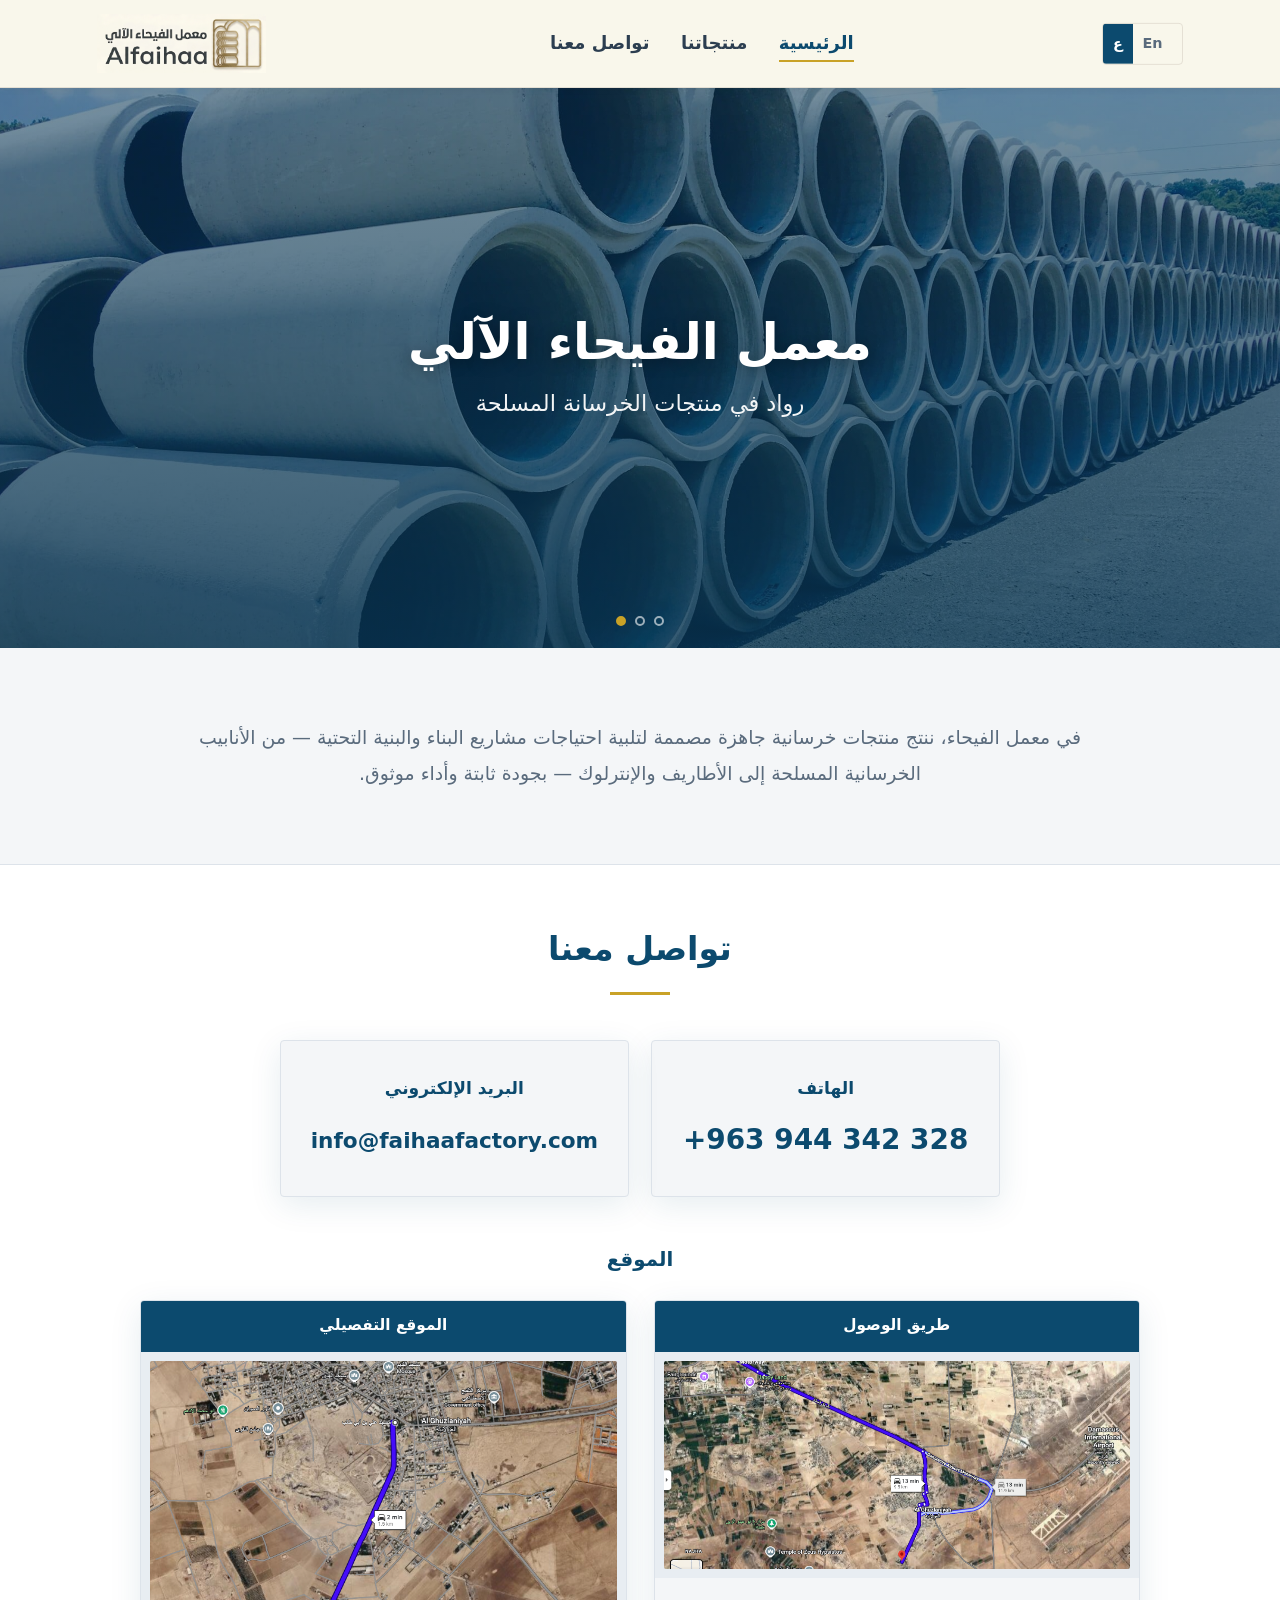
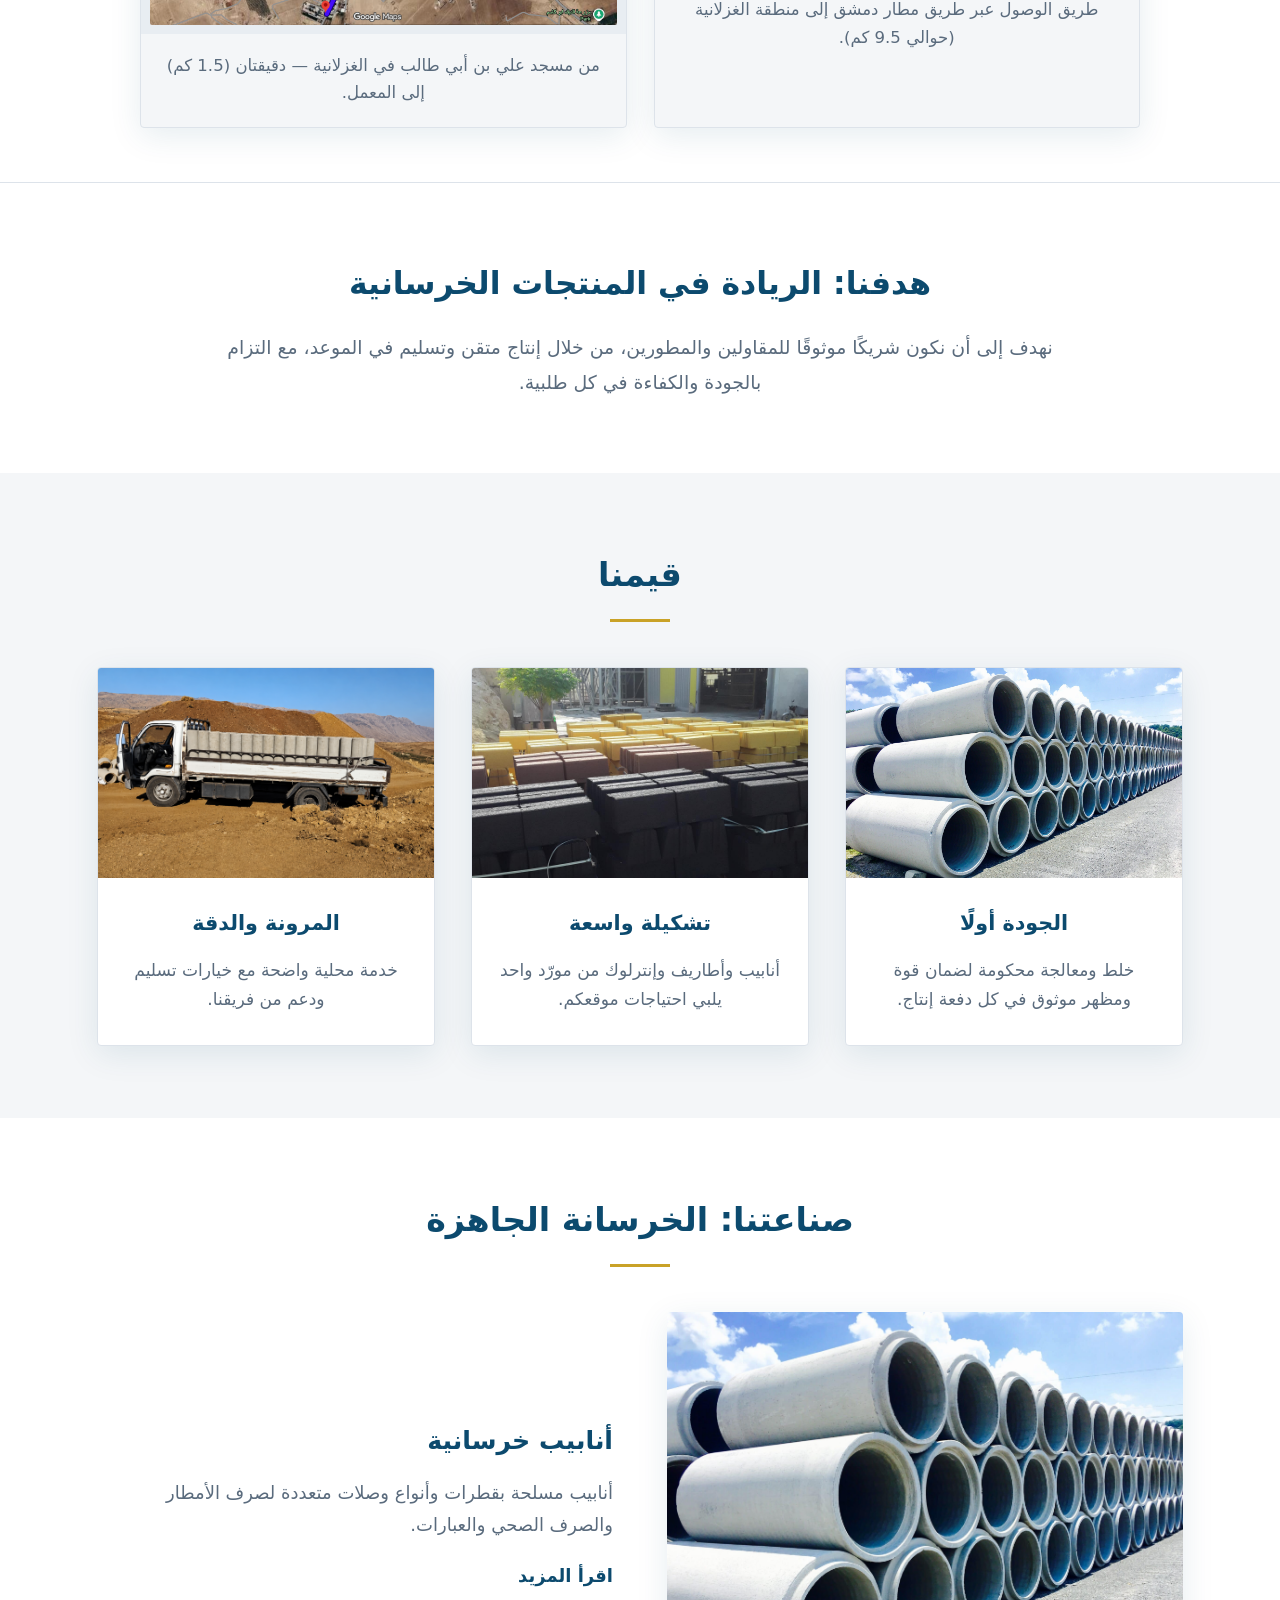
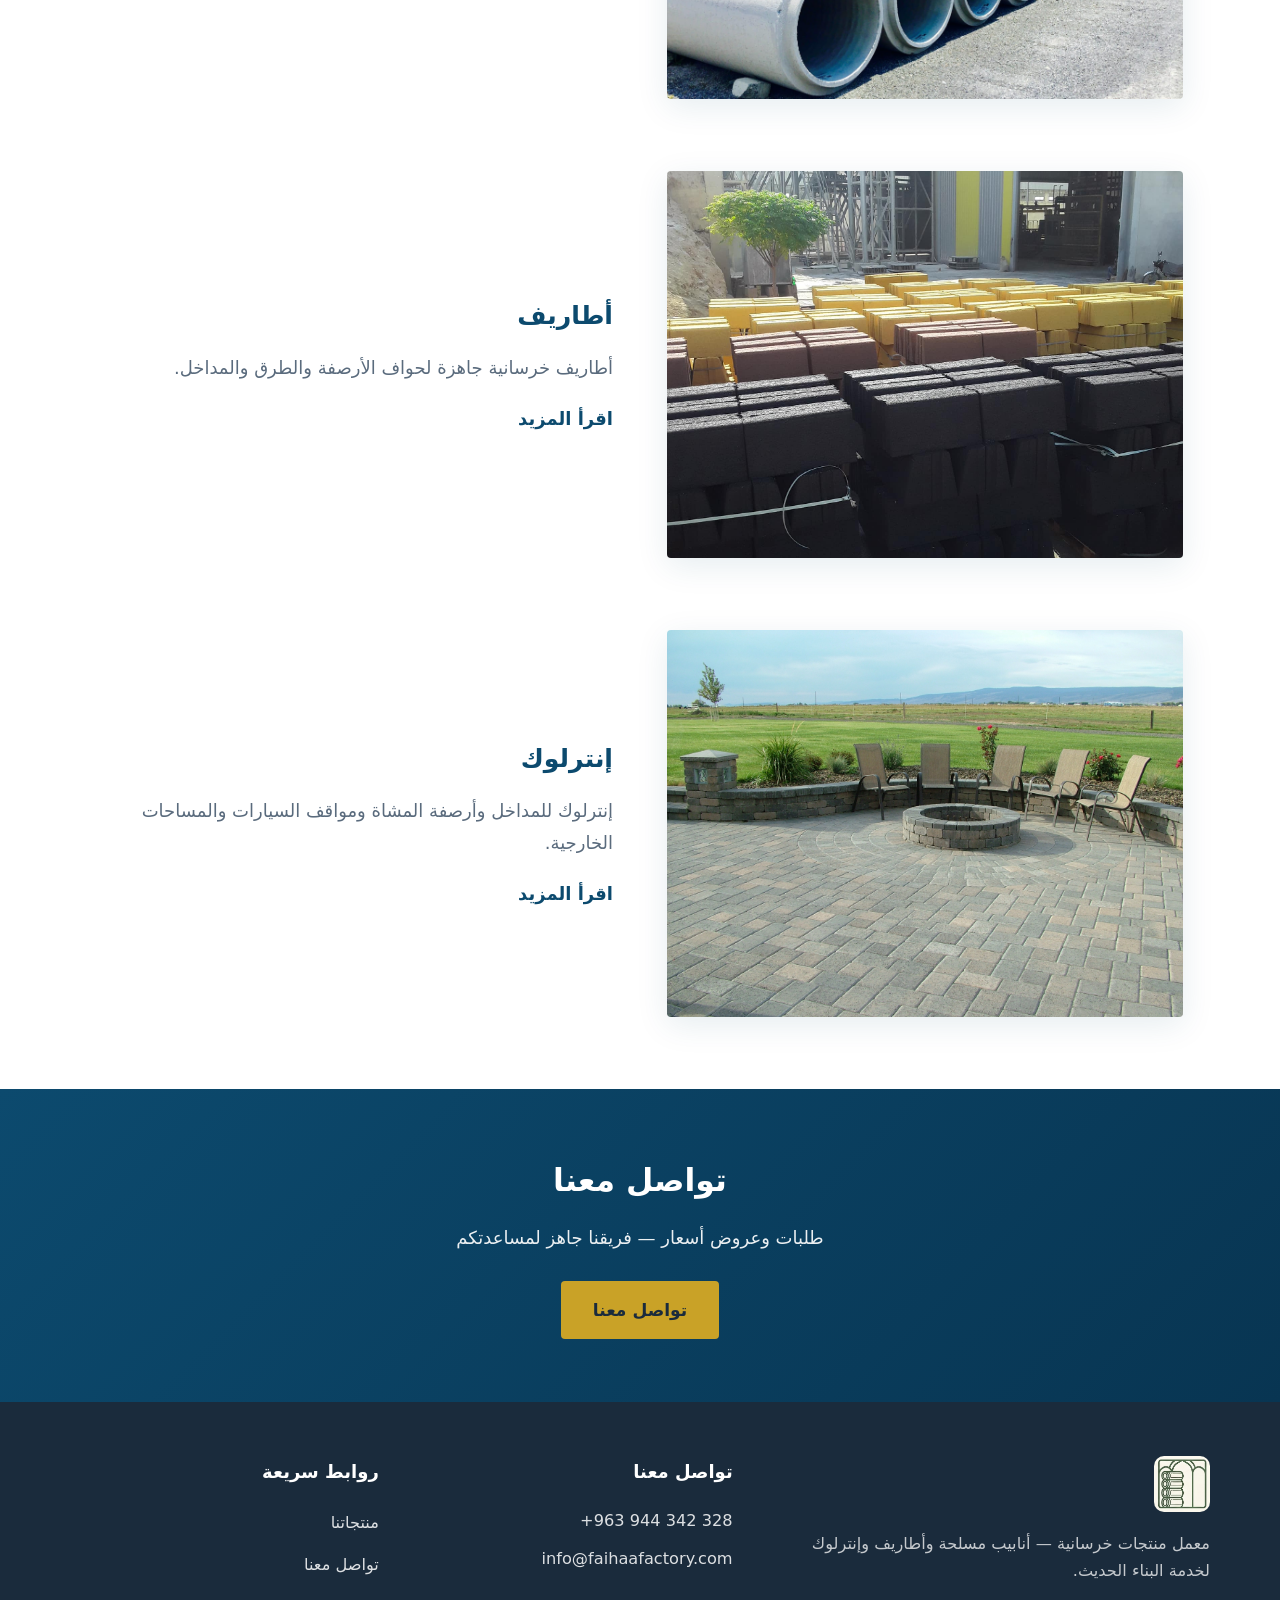
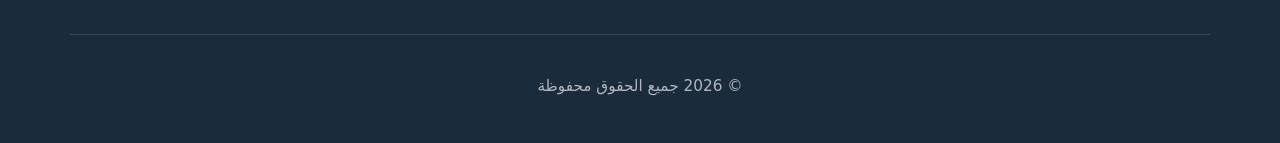
<file: index.html>
<!DOCTYPE html>
<html lang="ar" dir="rtl">
  <head>
    <meta charset="UTF-8" />
    <meta name="viewport" content="width=device-width, initial-scale=1.0" />
    <meta
      name="description"
      content="معمل الفيحاء — أنابيب خرسانية مسلحة وأطاريف وإنترلوك للبناء والبنية التحتية."
    />
    <title>الفيحاء | منتجات خرسانية</title>
    <link rel="icon" href="public/logo-green.png" type="image/png" />
    <script src="js/lang-init.js"></script>
    <link rel="stylesheet" href="css/styles.css?v=7" />
  </head>
  <body data-page="home">
    <header class="site-header">
      <div class="header-inner">
        <a class="brand" href="index.html">
          <img
            class="brand-logo brand-logo-wide"
            src="public/logo-wide.png"
            alt="شعار الفيحاء"
            data-i18n-alt="brand.logoAlt"
            onerror="this.classList.add('img-placeholder');"
          />
          <img
            class="brand-logo brand-logo-mark"
            src="public/logo-green.png"
            alt="شعار الفيحاء"
            data-i18n-alt="brand.logoAlt"
            onerror="this.classList.add('img-placeholder');"
          />
        </a>
        <div class="header-end">
          <nav data-i18n-aria="nav.aria">
            <ul class="site-nav">
              <li><a href="index.html" data-i18n="nav.home">الرئيسية</a></li>
              <li><a href="products.html" data-i18n="nav.products">منتجاتنا</a></li>
              <li><a href="contact.html" data-i18n="nav.contact">تواصل معنا</a></li>
            </ul>
          </nav>
        </div>
        <div class="lang-switch" role="group" data-i18n-aria="lang.aria">
          <button type="button" data-lang="ar" class="is-active" aria-pressed="true" data-i18n="lang.ar">ع</button>
          <button type="button" data-lang="en" aria-pressed="false" data-i18n="lang.en">En</button>
        </div>
      </div>
    </header>

    <main>
      <section class="hero-slider" data-hero-slider aria-label="Hero">
        <article class="hero-slide is-active">
          <div
            class="hero-slide-bg"
            style="background-image: url('public/Yard-RCP-2.jpg')"
          ></div>
          <div class="hero-slide-inner">
            <h1 data-i18n="home.hero.slide1.title">معمل الفيحاء الآلي</h1>
            <p data-i18n="home.hero.slide1.sub">رواد في منتجات الخرسانة المسلحة</p>
          </div>
        </article>
        <article class="hero-slide">
          <div
            class="hero-slide-bg"
            style="background-image: url('public/Yard-RCP-2.jpg')"
          ></div>
          <div class="hero-slide-inner">
            <h1 data-i18n="home.hero.slide2.title">أنابيب خرسانية مسلحة</h1>
            <p data-i18n="home.hero.slide2.sub">متانة عالية للبنية التحتية</p>
          </div>
        </article>
        <article class="hero-slide">
          <div
            class="hero-slide-bg"
            style="background-image: url('public/interlock-standard.jpg')"
          ></div>
          <div class="hero-slide-inner">
            <h1 data-i18n="home.hero.slide3.title">إنترلوك</h1>
            <p data-i18n="home.hero.slide3.sub">إنترلوك للمداخل وأرصفة المشاة والمساحات الخارجية</p>
          </div>
        </article>
        <div class="hero-dots" role="tablist">
          <button type="button" class="hero-dot is-active" aria-selected="true" aria-label="1"></button>
          <button type="button" class="hero-dot" aria-selected="false" aria-label="2"></button>
          <button type="button" class="hero-dot" aria-selected="false" aria-label="3"></button>
        </div>
      </section>

      <section class="section">
        <div class="container">
          <p class="intro-block" data-i18n="home.intro">
            في معمل الفيحاء، ننتج منتجات خرسانية جاهزة مصممة لتلبية احتياجات مشاريع البناء والبنية التحتية — من الأنابيب الخرسانية المسلحة إلى الأطاريف والإنترلوك — بجودة ثابتة وأداء موثوق.
          </p>
        </div>
      </section>

      <section class="section home-contact-strip" id="contact-info">
        <div class="container">
          <div class="section-heading">
            <h2 data-i18n="home.contact.title">تواصل معنا</h2>
            <span class="accent-line" aria-hidden="true"></span>
          </div>
          <div class="home-contact-reach-row">
            <div class="home-contact-reach-card">
              <h3 data-i18n="contact.phone.title">الهاتف</h3>
              <a class="phone-link" href="tel:+963944342328" data-i18n="contact.phone.display">+963 944 342 328</a>
            </div>
            <div class="home-contact-reach-card">
              <h3 data-i18n="contact.email.title">البريد الإلكتروني</h3>
              <a class="email-link" href="mailto:info@faihaafactory.com">info@faihaafactory.com</a>
            </div>
          </div>

          <div class="location-maps-block">
            <h3 class="location-maps-heading" data-i18n="contact.location.title">الموقع</h3>
            <div class="location-maps-grid">
              <figure class="location-map-card">
                <span class="location-map-label" data-i18n="contact.location.overviewTitle">طريق الوصول</span>
                <div class="location-map-frame">
                  <img
                    src="public/map-out.png"
                    alt=""
                    data-i18n-alt="contact.location.altOut"
                  />
                </div>
                <figcaption data-i18n="contact.location.overviewCaption">
                  طريق الوصول عبر طريق مطار دمشق إلى منطقة الغزلانية (حوالي ٩٫٥ كم).
                </figcaption>
              </figure>
              <figure class="location-map-card">
                <span class="location-map-label" data-i18n="contact.location.detailTitle">الموقع التفصيلي</span>
                <div class="location-map-frame">
                  <img
                    src="public/map-in.png"
                    alt=""
                    data-i18n-alt="contact.location.altIn"
                  />
                </div>
                <figcaption data-i18n="contact.location.detailCaption">
                  من مسجد علي بن أبي طالب في الغزلانية — دقيقتان (١٫٥ كم) إلى المعمل.
                </figcaption>
              </figure>
            </div>
          </div>
        </div>
      </section>

      <section class="section section-alt">
        <div class="container mission-block">
          <h2 data-i18n="home.mission.title">هدفنا: الريادة في المنتجات الخرسانية</h2>
          <p data-i18n="home.mission.text">
            نهدف إلى أن نكون شريكًا موثوقًا للمقاولين والمطورين، من خلال إنتاج متقن وتسليم في الموعد، مع التزام بالجودة والكفاءة في كل طلبية.
          </p>
        </div>
      </section>

      <section class="section">
        <div class="container">
          <div class="section-heading">
            <h2 data-i18n="home.why.title">قيمنا</h2>
            <span class="accent-line" aria-hidden="true"></span>
          </div>
          <div class="values-grid">
            <article class="value-card">
              <img
                src="public/Yard-RCP-2.jpg"
                alt=""
                data-i18n-alt="home.pipes.alt"
                onerror="this.style.display='none'"
              />
              <div class="value-card-body">
                <h3 data-i18n="home.why.quality.title">الجودة أولًا</h3>
                <p data-i18n="home.why.quality.desc">
                  خلط ومعالجة محكومة لضمان قوة ومظهر موثوق في كل دفعة إنتاج.
                </p>
              </div>
            </article>
            <article class="value-card">
              <img
                src="public/curbstone.jpg"
                alt=""
                data-i18n-alt="products.curbs.alt"
                onerror="this.style.display='none'"
              />
              <div class="value-card-body">
                <h3 data-i18n="home.why.range.title">تشكيلة واسعة</h3>
                <p data-i18n="home.why.range.desc">
                  أنابيب وأطاريف وإنترلوك من مورّد واحد يلبي احتياجات موقعكم.
                </p>
              </div>
            </article>
            <article class="value-card">
              <img
                src="public/delivery.png"
                alt=""
                data-i18n-alt="home.interlock.alt"
                onerror="this.style.display='none'"
              />
              <div class="value-card-body">
                <h3 data-i18n="home.why.service.title">المرونة والدقة</h3>
                <p data-i18n="home.why.service.desc">
                  خدمة محلية واضحة مع خيارات تسليم ودعم من فريقنا.
                </p>
              </div>
            </article>
          </div>
        </div>
      </section>

      <section class="section section-alt">
        <div class="container">
          <div class="section-heading">
            <h2 data-i18n="home.industry.title">صناعتنا: الخرسانة الجاهزة</h2>
            <span class="accent-line" aria-hidden="true"></span>
          </div>

          <div class="feature-row">
            <div class="feature-media">
              <img
                src="public/Yard-RCP-2.jpg"
                alt=""
                data-i18n-alt="products.pipes.alt"
                onerror="this.classList.add('img-placeholder')"
              />
            </div>
            <div class="feature-text">
              <h3 data-i18n="products.pipes.title">أنابيب خرسانية</h3>
              <p data-i18n="home.feature.pipes">
                أنابيب مسلحة بقطرات وأنواع وصلات متعددة لصرف الأمطار والصرف الصحي والعبارات.
              </p>
              <a class="link-more" href="products.html#pipes" data-i18n="home.pipes.more">اقرأ المزيد</a>
            </div>
          </div>

          <div class="feature-row">
            <div class="feature-media">
              <img
                src="public/curbstone.jpg"
                alt=""
                data-i18n-alt="products.curbs.alt"
                onerror="this.classList.add('img-placeholder')"
              />
            </div>
            <div class="feature-text">
              <h3 data-i18n="products.curbs.title">أطاريف</h3>
              <p data-i18n="home.feature.curbs">
                أطاريف خرسانية جاهزة لحواف الأرصفة والطرق والمداخل.
              </p>
              <a class="link-more" href="products.html#curbs" data-i18n="home.curbs.more">اقرأ المزيد</a>
            </div>
          </div>

          <div class="feature-row">
            <div class="feature-media">
              <img
                src="public/western_interlock_inc_cover.jpg"
                alt=""
                data-i18n-alt="products.interlock.alt"
                onerror="this.classList.add('img-placeholder')"
              />
            </div>
            <div class="feature-text">
              <h3 data-i18n="products.interlock.title">إنترلوك</h3>
              <p data-i18n="home.feature.interlock">
                إنترلوك للمداخل وأرصفة المشاة ومواقف السيارات والمساحات الخارجية.
              </p>
              <a class="link-more" href="products.html#interlock" data-i18n="home.interlock.more">اقرأ المزيد</a>
            </div>
          </div>
        </div>
      </section>

      <section class="cta-band">
        <h2 data-i18n="home.cta.title">تواصل معنا</h2>
        <p data-i18n="home.cta.lead">طلبات وعروض أسعار — فريقنا جاهز لمساعدتكم</p>
        <a class="btn btn-primary" href="contact.html" data-i18n="home.cta.btn">تواصل معنا</a>
      </section>
    </main>

    <footer class="site-footer">
      <div class="footer-grid">
        <div class="footer-brand">
          <img class="footer-logo" src="public/logo-green.png" alt="" data-i18n-alt="brand.logoAlt" />
          <p data-i18n="footer.tagline">
            معمل منتجات خرسانية — أنابيب مسلحة وأطاريف وإنترلوك لخدمة البناء الحديث.
          </p>
        </div>
        <div class="footer-col footer-contact">
          <h4 data-i18n="footer.contactTitle">تواصل معنا</h4>
          <p><a class="phone-link phone-link-footer" href="tel:+963944342328" data-i18n="contact.phone.display">+963 944 342 328</a></p>
          <p><a href="mailto:info@faihaafactory.com">info@faihaafactory.com</a></p>
        </div>
        <div class="footer-col">
          <h4 data-i18n="footer.linksTitle">روابط سريعة</h4>
          <ul>
            <li><a href="products.html" data-i18n="nav.products">منتجاتنا</a></li>
            <li><a href="contact.html" data-i18n="nav.contact">تواصل معنا</a></li>
          </ul>
        </div>
      </div>
      <div class="footer-bottom">
        <p>&copy; <span id="year"></span> <span data-i18n="footer.rights">جميع الحقوق محفوظة</span></p>
      </div>
    </footer>

    <script src="js/i18n.js"></script>
    <script src="js/main.js"></script>
    <script src="js/hero-slider.js"></script>
  </body>
</html>
</file>
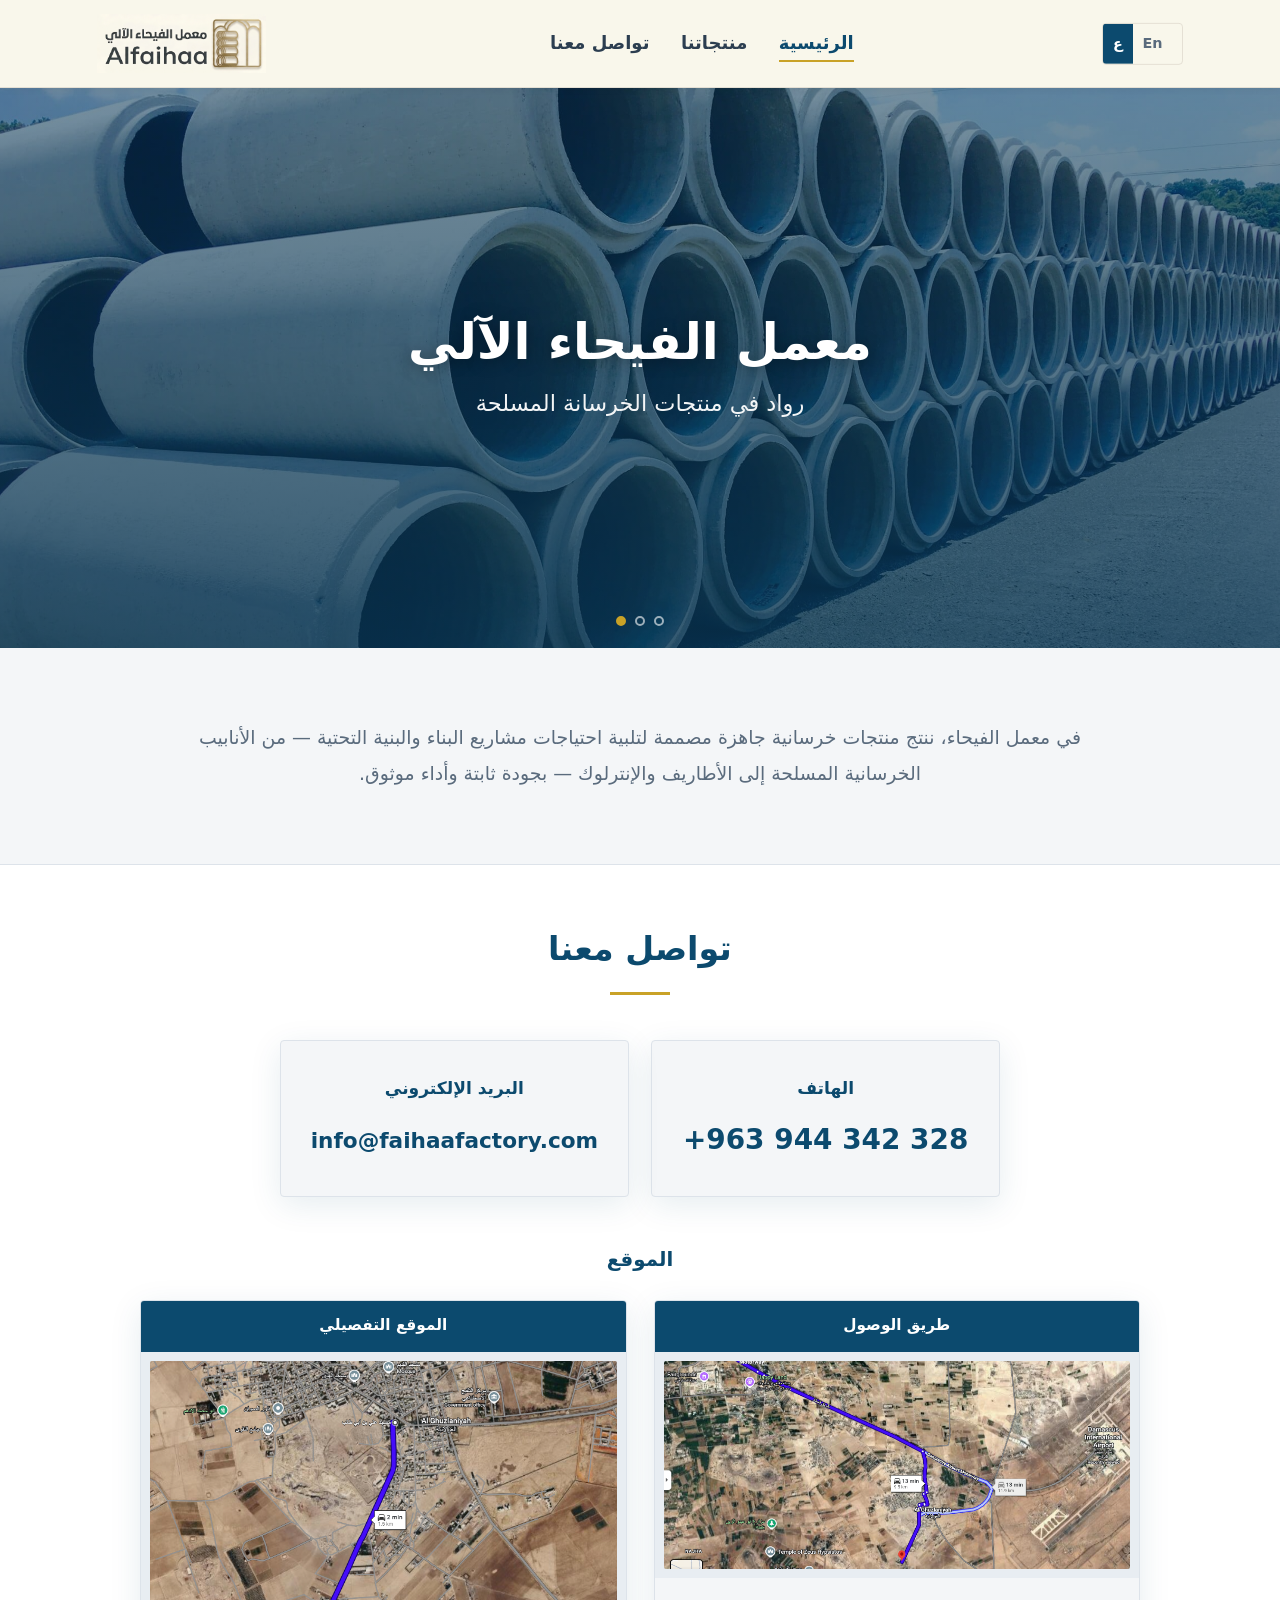
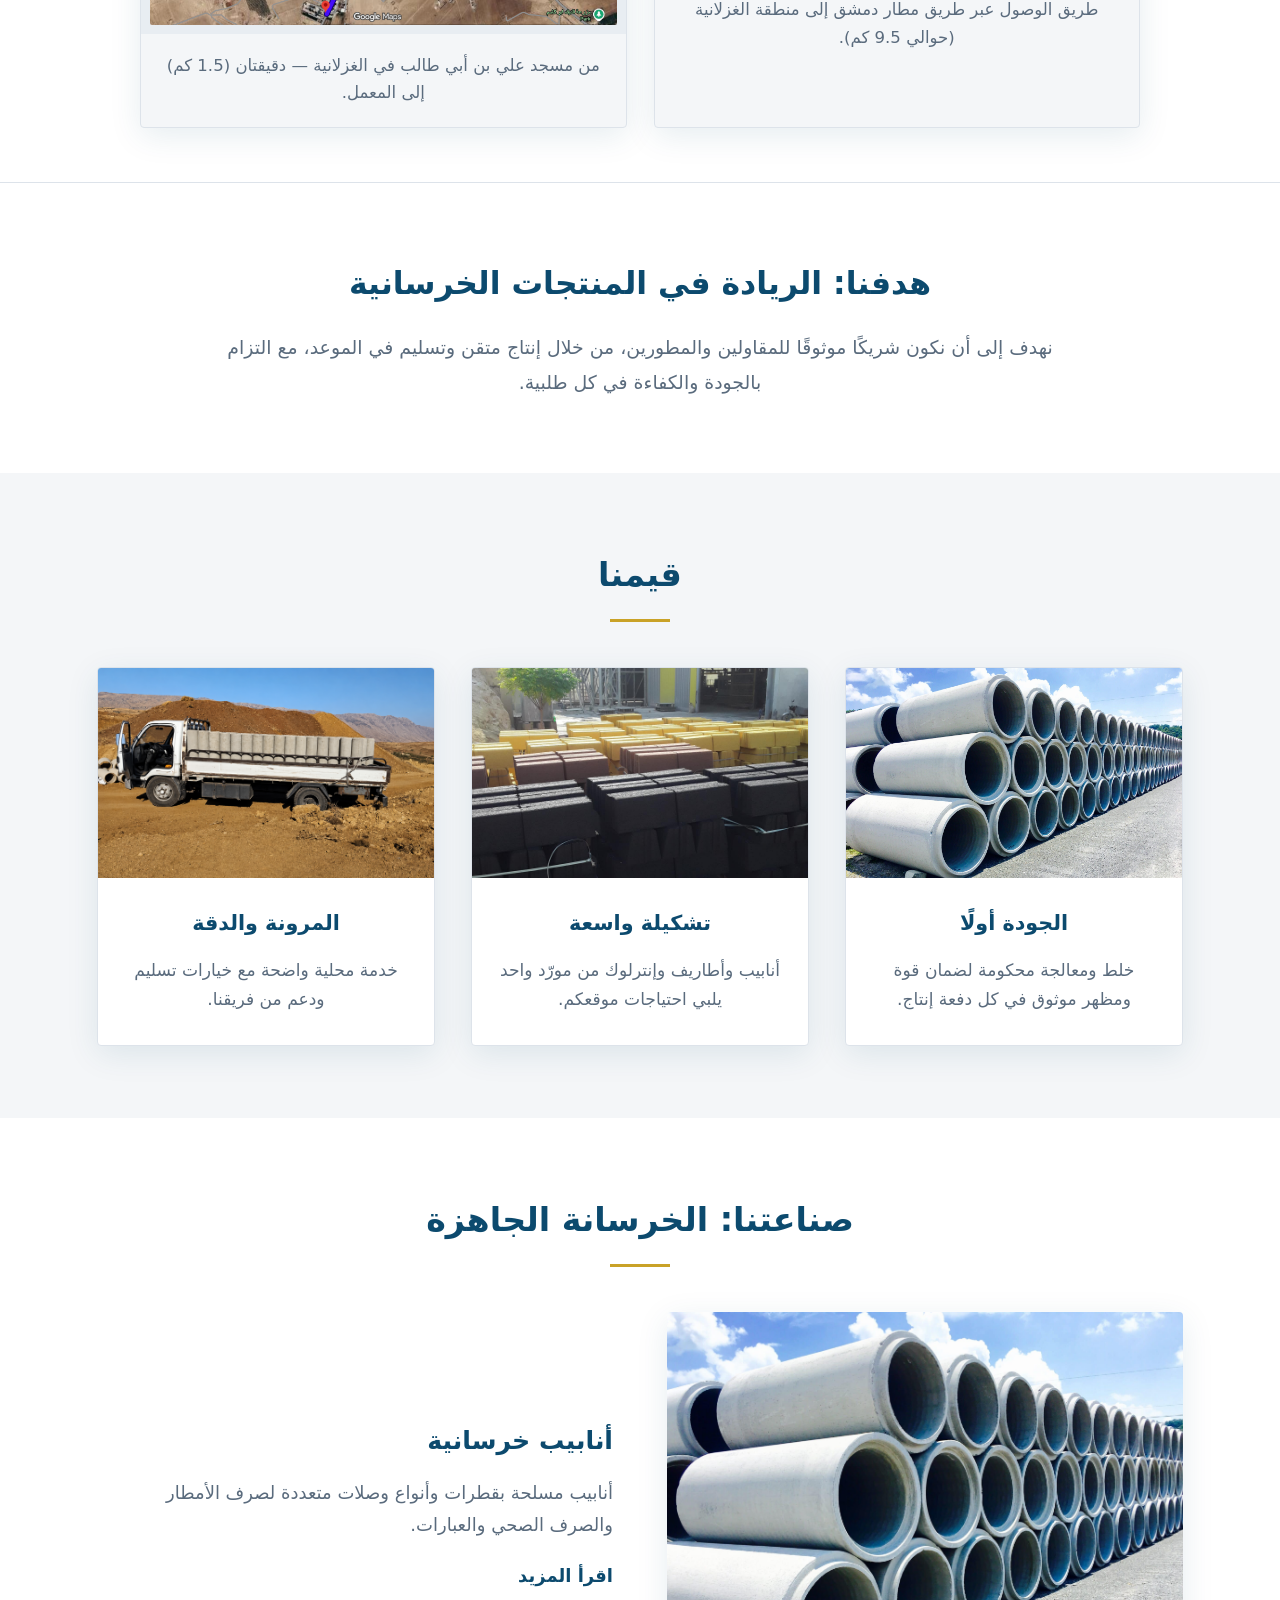
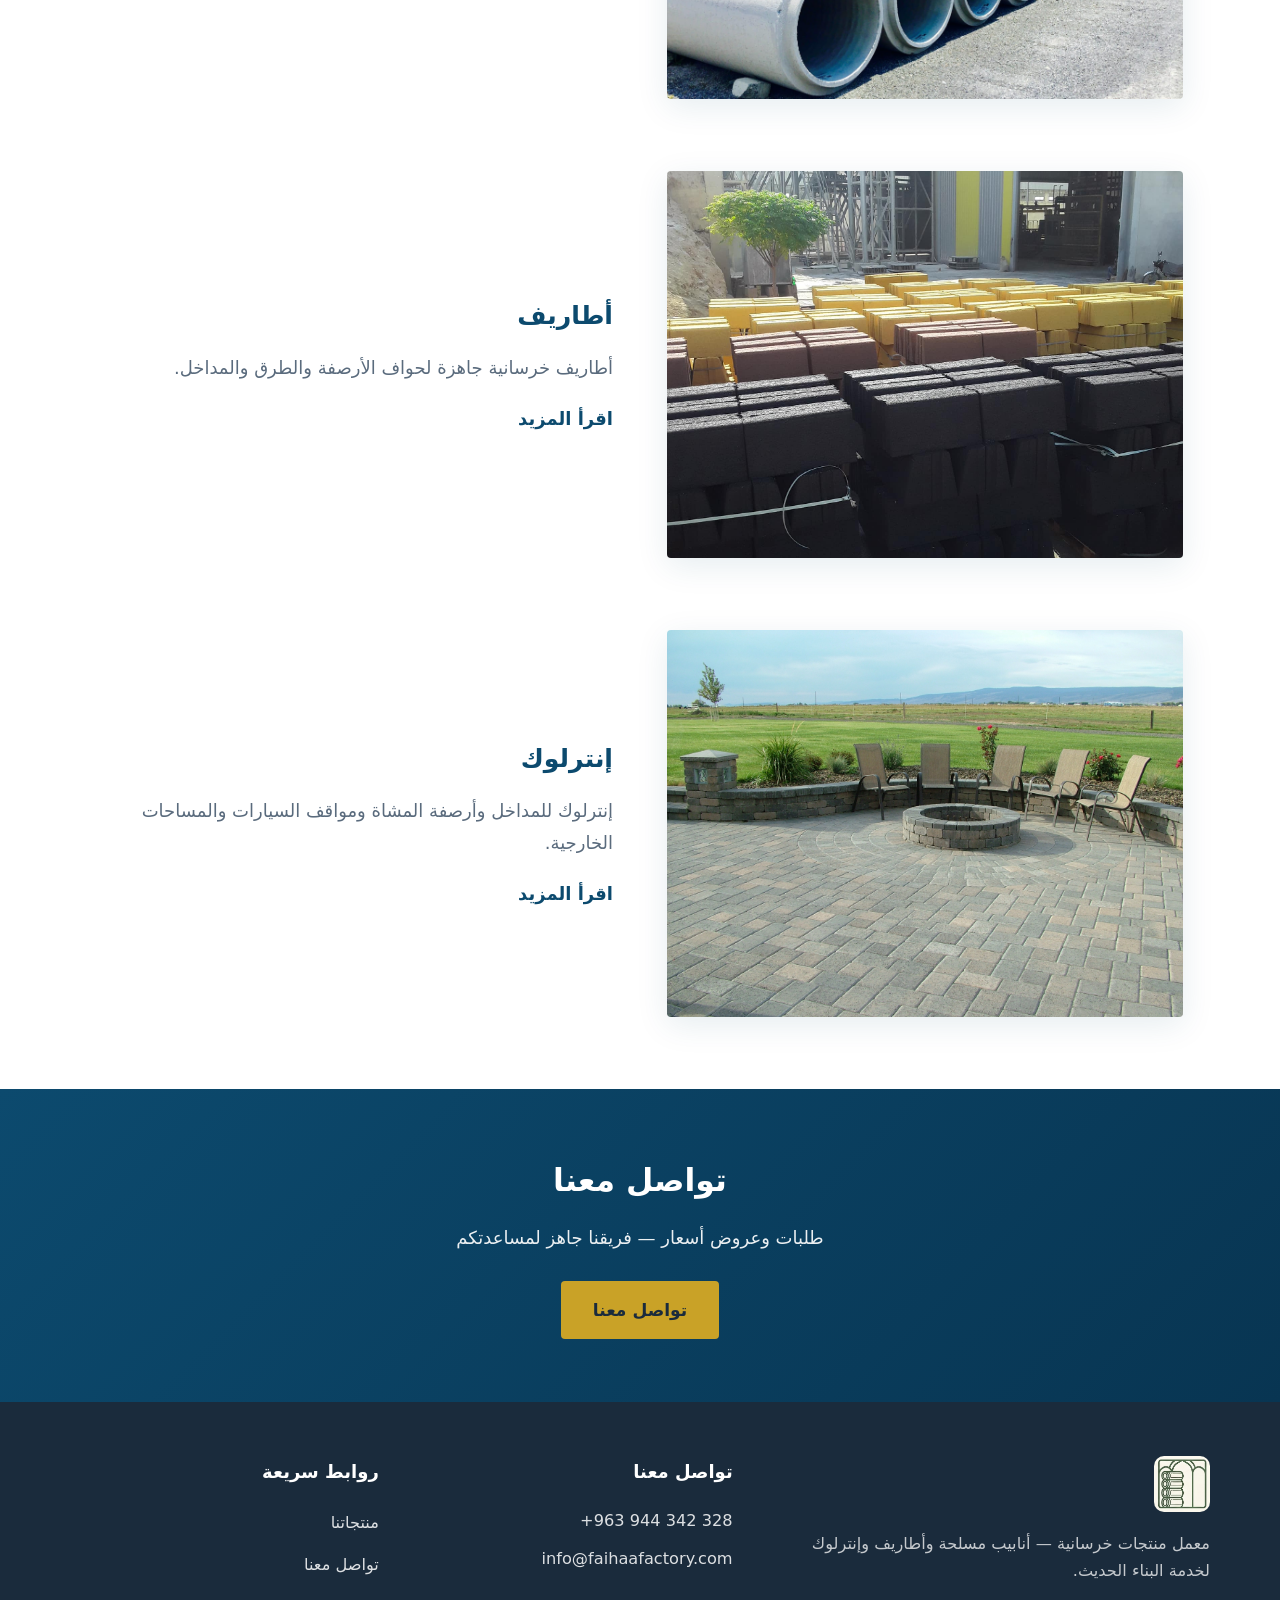
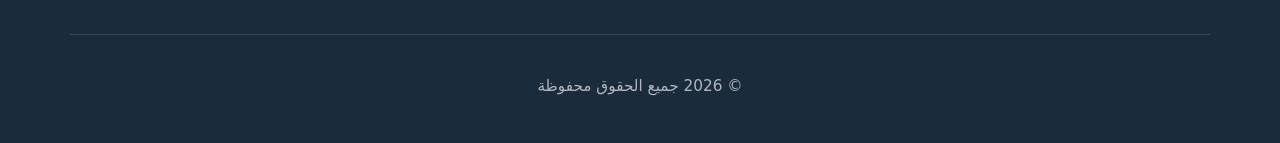
<file: about.html>
<!DOCTYPE html>
<html lang="ar" dir="rtl">
  <head>
    <meta charset="UTF-8" />
    <meta http-equiv="refresh" content="0; url=index.html" />
    <meta name="viewport" content="width=device-width, initial-scale=1.0" />
    <title>عن الفيحاء</title>
    <script>location.replace("index.html");</script>
  </head>
  <body>
    <p><a href="index.html">الرئيسية</a></p>
  </body>
</html>
</file>
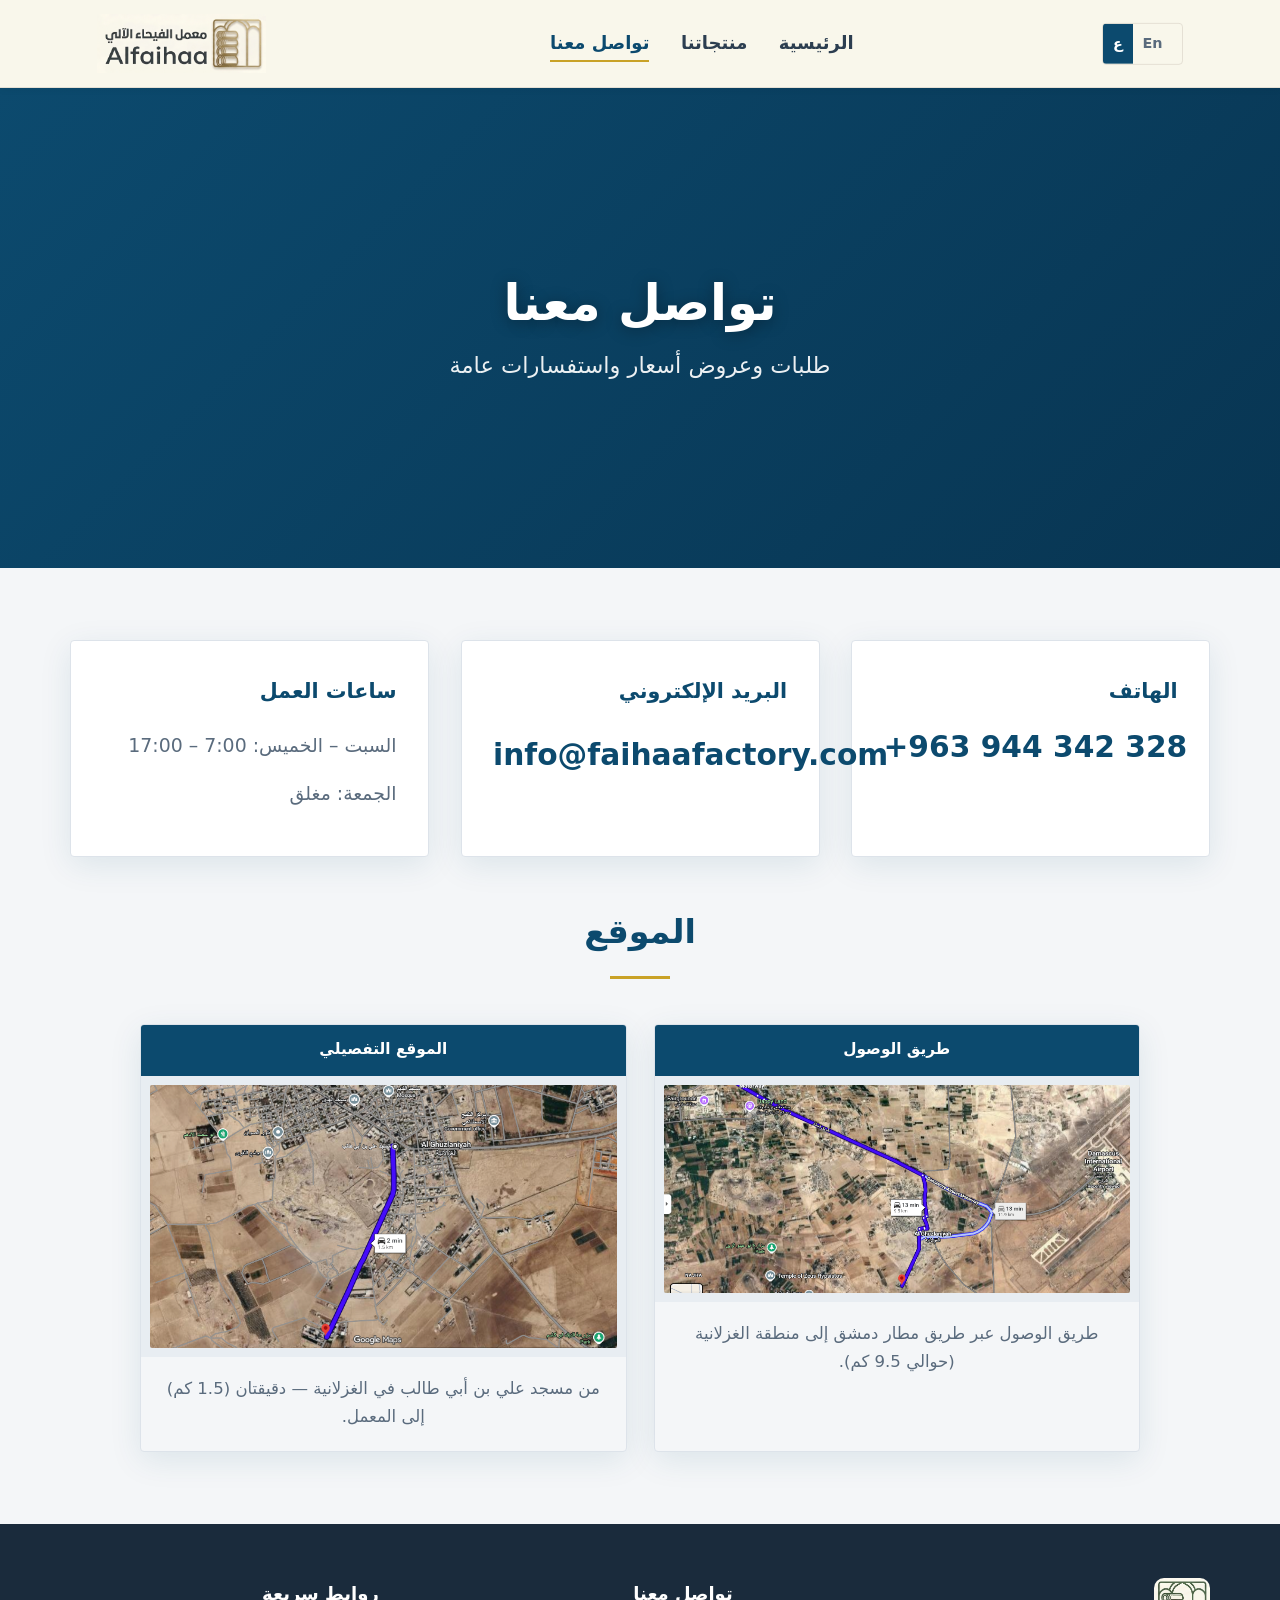
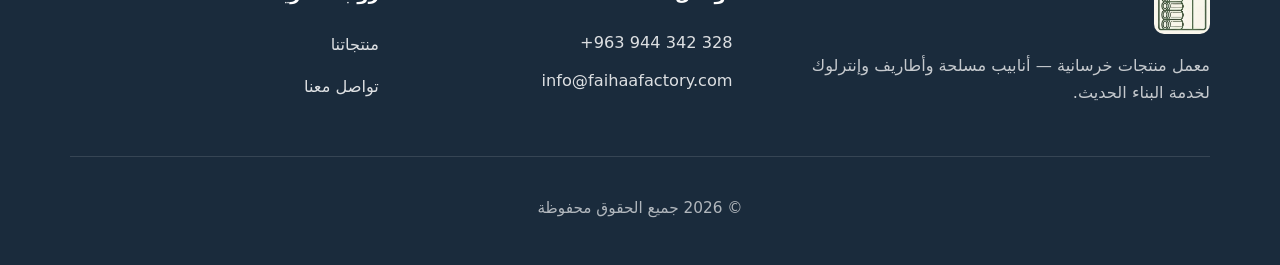
<file: contact.html>
<!DOCTYPE html>
<html lang="ar" dir="rtl">
  <head>
    <meta charset="UTF-8" />
    <meta name="viewport" content="width=device-width, initial-scale=1.0" />
    <meta name="description" content="تواصل مع معمل الفيحاء." />
    <title>تواصل معنا | الفيحاء</title>
    <link rel="icon" href="public/logo-green.png" type="image/png" />
    <script src="js/lang-init.js"></script>
    <link rel="stylesheet" href="css/styles.css?v=7" />
  </head>
  <body class="inner-page" data-page="contact">
    <header class="site-header">
      <div class="header-inner">
        <a class="brand" href="index.html">
          <img class="brand-logo brand-logo-wide" src="public/logo-wide.png" alt="شعار الفيحاء" data-i18n-alt="brand.logoAlt" onerror="this.classList.add('img-placeholder');" />
          <img class="brand-logo brand-logo-mark" src="public/logo-green.png" alt="شعار الفيحاء" data-i18n-alt="brand.logoAlt" onerror="this.classList.add('img-placeholder');" />
        </a>
        <div class="header-end">
          <nav data-i18n-aria="nav.aria">
            <ul class="site-nav">
              <li><a href="index.html" data-i18n="nav.home">الرئيسية</a></li>
              <li><a href="products.html" data-i18n="nav.products">منتجاتنا</a></li>
              <li><a href="contact.html" data-i18n="nav.contact">تواصل معنا</a></li>
            </ul>
          </nav>
        </div>
        <div class="lang-switch" role="group" data-i18n-aria="lang.aria">
          <button type="button" data-lang="ar" class="is-active" aria-pressed="true" data-i18n="lang.ar">ع</button>
          <button type="button" data-lang="en" aria-pressed="false" data-i18n="lang.en">En</button>
        </div>
      </div>
    </header>

    <main>
      <header class="page-banner">
        <div class="container">
          <h1 data-i18n="contact.header.title">تواصل معنا</h1>
          <p data-i18n="contact.header.lead">طلبات وعروض أسعار واستفسارات عامة</p>
        </div>
      </header>

      <section class="section container">
        <div class="contact-grid contact-grid-compact">
          <div class="contact-card">
            <h3 data-i18n="contact.phone.title">الهاتف</h3>
            <p><a class="phone-link phone-link-inline" href="tel:+963944342328" data-i18n="contact.phone.display">+963 944 342 328</a></p>
          </div>
          <div class="contact-card">
            <h3 data-i18n="contact.email.title">البريد الإلكتروني</h3>
            <p><a class="email-link email-link-inline" href="mailto:info@faihaafactory.com">info@faihaafactory.com</a></p>
          </div>
          <div class="contact-card">
            <h3 data-i18n="contact.hours.title">ساعات العمل</h3>
            <p data-i18n="contact.hours.weekdays">السبت – الخميس: 7:00 – 17:00</p>
            <p data-i18n="contact.hours.weekend">الجمعة: مغلق</p>
          </div>
        </div>

        <div class="location-section">
          <div class="section-heading">
            <h2 data-i18n="contact.location.title">الموقع</h2>
            <span class="accent-line" aria-hidden="true"></span>
          </div>
          <div class="location-maps-grid location-maps-grid-page">
            <figure class="location-map-card">
              <span class="location-map-label" data-i18n="contact.location.overviewTitle">طريق الوصول</span>
              <div class="location-map-frame">
                <img src="public/map-out.png" alt="" data-i18n-alt="contact.location.altOut" />
              </div>
              <figcaption data-i18n="contact.location.overviewCaption">
                طريق الوصول عبر طريق مطار دمشق إلى منطقة الغزلانية (حوالي ٩٫٥ كم).
              </figcaption>
            </figure>
            <figure class="location-map-card">
              <span class="location-map-label" data-i18n="contact.location.detailTitle">الموقع التفصيلي</span>
              <div class="location-map-frame">
                <img src="public/map-in.png" alt="" data-i18n-alt="contact.location.altIn" />
              </div>
              <figcaption data-i18n="contact.location.detailCaption">
                من مسجد علي بن أبي طالب في الغزلانية — دقيقتان (١٫٥ كم) إلى المعمل.
              </figcaption>
            </figure>
          </div>
        </div>
      </section>
    </main>

    <footer class="site-footer">
      <div class="footer-grid">
        <div class="footer-brand">
          <img class="footer-logo" src="public/logo-green.png" alt="" data-i18n-alt="brand.logoAlt" />
          <p data-i18n="footer.tagline">معمل منتجات خرسانية — أنابيب مسلحة وأطاريف وإنترلوك.</p>
        </div>
        <div class="footer-col footer-contact">
          <h4 data-i18n="footer.contactTitle">تواصل معنا</h4>
          <p><a class="phone-link phone-link-footer" href="tel:+963944342328" data-i18n="contact.phone.display">+963 944 342 328</a></p>
          <p><a href="mailto:info@faihaafactory.com">info@faihaafactory.com</a></p>
        </div>
        <div class="footer-col">
          <h4 data-i18n="footer.linksTitle">روابط سريعة</h4>
          <ul>
            <li><a href="products.html" data-i18n="nav.products">منتجاتنا</a></li>
            <li><a href="contact.html" data-i18n="nav.contact">تواصل معنا</a></li>
          </ul>
        </div>
      </div>
      <div class="footer-bottom">
        <p>&copy; <span id="year"></span> <span data-i18n="footer.rights">جميع الحقوق محفوظة</span></p>
      </div>
    </footer>

    <script src="js/i18n.js"></script>
    <script src="js/main.js"></script>
  </body>
</html>
</file>
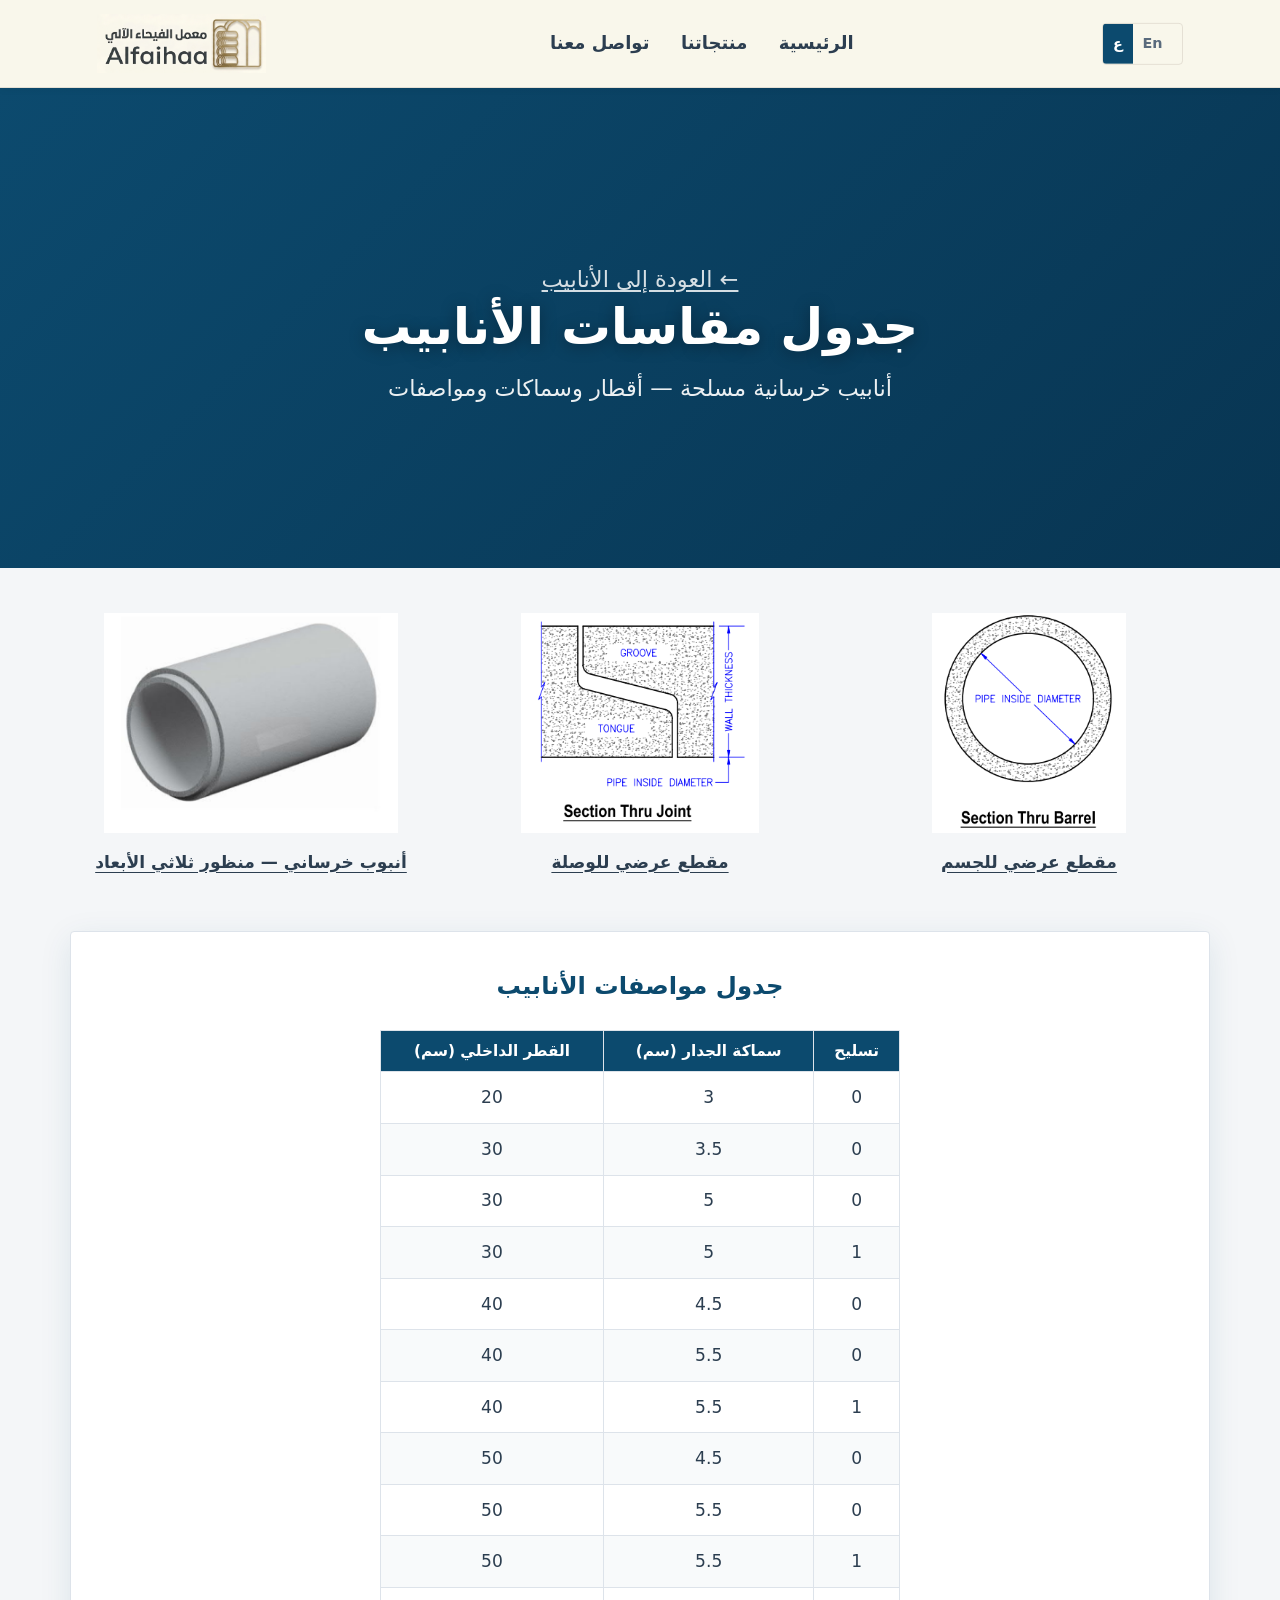
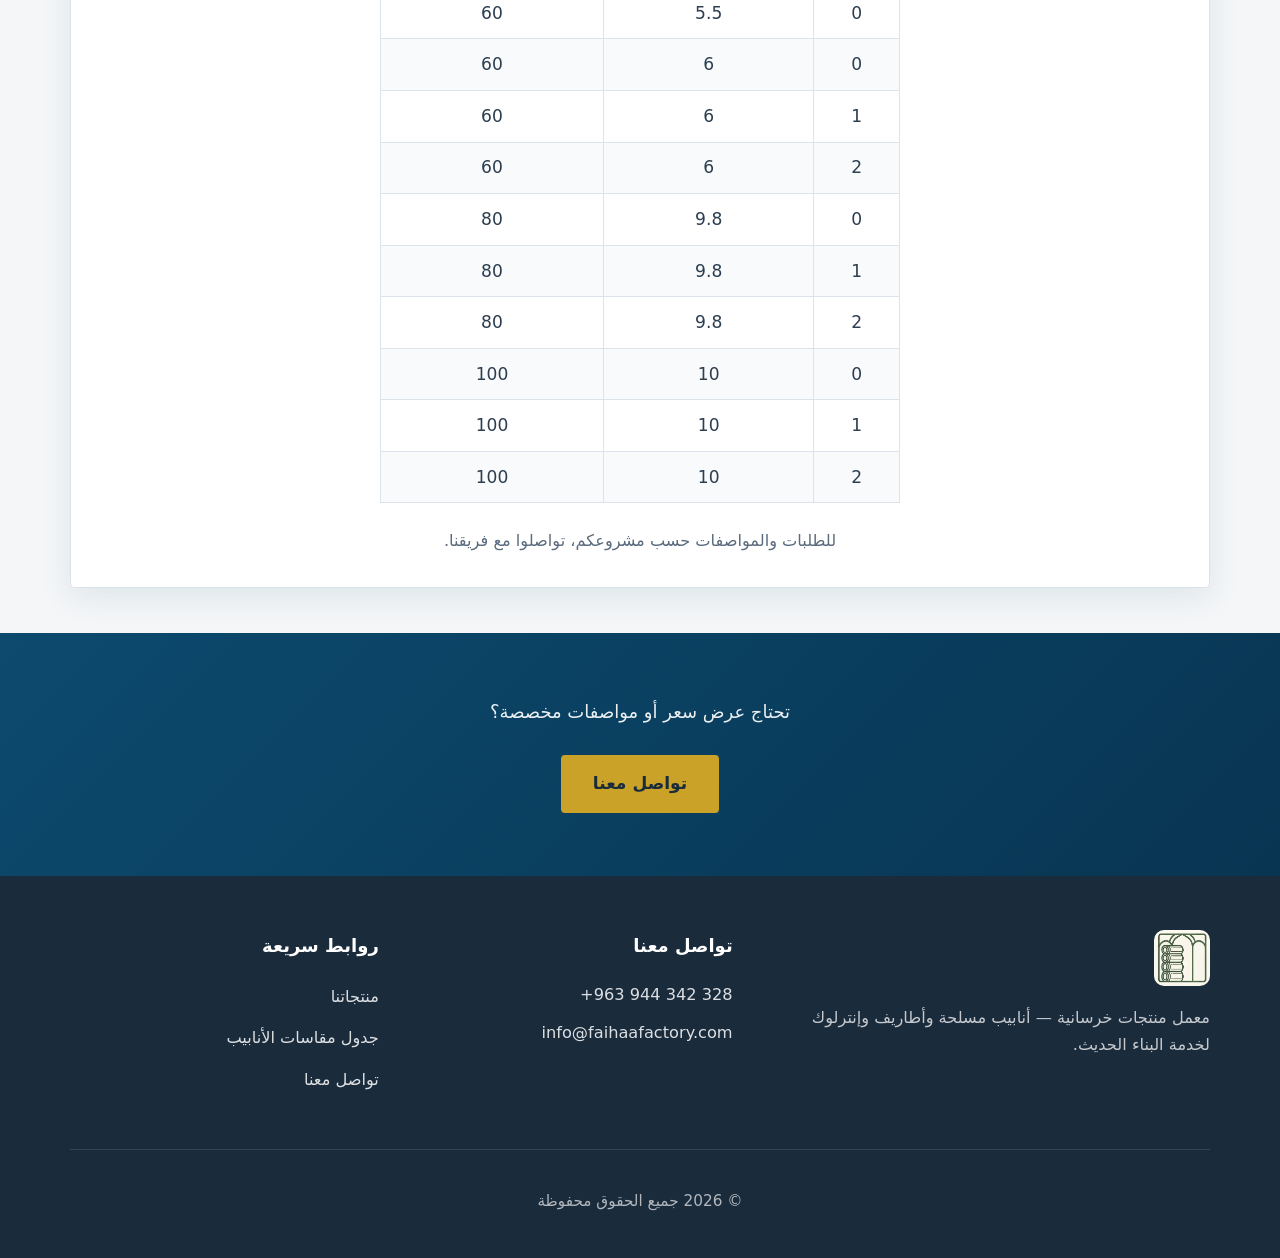
<file: pipe-catalogue.html>
<!DOCTYPE html>
<html lang="ar" dir="rtl">
  <head>
    <meta charset="UTF-8" />
    <meta name="viewport" content="width=device-width, initial-scale=1.0" />
    <meta
      name="description"
      content="جدول مقاسات الأنابيب الخرسانية المسلحة — القطر الداخلي وسماكة الجدار والتسليح."
    />
    <title>جدول مقاسات الأنابيب | الفيحاء</title>
    <link rel="icon" href="public/logo-green.png" type="image/png" />
    <script src="js/lang-init.js"></script>
    <link rel="stylesheet" href="css/styles.css?v=7" />
  </head>
  <body class="inner-page" data-page="catalogue">
    <header class="site-header">
      <div class="header-inner">
        <a class="brand" href="index.html">
          <img
            class="brand-logo brand-logo-wide"
            src="public/logo-wide.png"
            alt="شعار الفيحاء"
            data-i18n-alt="brand.logoAlt"
            onerror="this.classList.add('img-placeholder');"
          />
          <img
            class="brand-logo brand-logo-mark"
            src="public/logo-green.png"
            alt="شعار الفيحاء"
            data-i18n-alt="brand.logoAlt"
            onerror="this.classList.add('img-placeholder');"
          />
        </a>
        <div class="header-end">
          <nav data-i18n-aria="nav.aria">
            <ul class="site-nav">
              <li><a href="index.html" data-i18n="nav.home">الرئيسية</a></li>
              <li><a href="products.html" data-i18n="nav.products">منتجاتنا</a></li>
              <li><a href="contact.html" data-i18n="nav.contact">تواصل معنا</a></li>
            </ul>
          </nav>
        </div>
        <div class="lang-switch" role="group" data-i18n-aria="lang.aria">
          <button type="button" data-lang="ar" class="is-active" aria-pressed="true" data-i18n="lang.ar">ع</button>
          <button type="button" data-lang="en" aria-pressed="false" data-i18n="lang.en">En</button>
        </div>
      </div>
    </header>

    <main>
      <header class="page-banner">
        <div class="container">
          <p class="catalogue-back">
            <a href="products.html#pipes" data-i18n="catalogue.back">← العودة إلى الأنابيب</a>
          </p>
          <h1 data-i18n="catalogue.header.title">جدول مقاسات الأنابيب</h1>
          <p data-i18n="catalogue.header.lead">أنابيب خرسانية مسلحة — أقطار وسماكات ومواصفات</p>
        </div>
      </header>

      <section class="section container catalogue-section">
        <div class="catalogue-diagrams" aria-label="">
          <figure class="catalogue-figure">
            <img
              src="public/inside-dia.png"
              alt=""
              data-i18n-alt="catalogue.diagram.barrel.alt"
            />
            <figcaption data-i18n="catalogue.diagram.barrel.caption">مقطع عرضي للجسم</figcaption>
          </figure>
          <figure class="catalogue-figure">
            <img
              src="public/section-through-joint.png"
              alt=""
              data-i18n-alt="catalogue.diagram.joint.alt"
            />
            <figcaption data-i18n="catalogue.diagram.joint.caption">مقطع عرضي للوصلة</figcaption>
          </figure>
          <figure class="catalogue-figure">
            <img
              src="public/pipe-3d.png"
              alt=""
              data-i18n-alt="catalogue.diagram.render.alt"
            />
            <figcaption data-i18n="catalogue.diagram.render.caption">أنبوب خرساني — منظور ثلاثي الأبعاد</figcaption>
          </figure>
        </div>

        <div class="catalogue-table-wrap">
          <h2 class="catalogue-table-heading" data-i18n="catalogue.table.title">جدول مواصفات الأنابيب</h2>
          <div class="catalogue-table-scroll">
            <table class="catalogue-table">
              <thead>
                <tr>
                  <th scope="col" data-i18n="catalogue.table.diameter">القطر الداخلي (سم)</th>
                  <th scope="col" data-i18n="catalogue.table.wallThickness">سماكة الجدار (سم)</th>
                  <th scope="col" data-i18n="catalogue.table.reinforcement">تسليح</th>
                </tr>
              </thead>
              <tbody>
                <tr><td>20</td><td>3</td><td>0</td></tr>
                <tr><td>30</td><td>3.5</td><td>0</td></tr>
                <tr><td>30</td><td>5</td><td>0</td></tr>
                <tr><td>30</td><td>5</td><td>1</td></tr>
                <tr><td>40</td><td>4.5</td><td>0</td></tr>
                <tr><td>40</td><td>5.5</td><td>0</td></tr>
                <tr><td>40</td><td>5.5</td><td>1</td></tr>
                <tr><td>50</td><td>4.5</td><td>0</td></tr>
                <tr><td>50</td><td>5.5</td><td>0</td></tr>
                <tr><td>50</td><td>5.5</td><td>1</td></tr>
                <tr><td>60</td><td>5.5</td><td>0</td></tr>
                <tr><td>60</td><td>6</td><td>0</td></tr>
                <tr><td>60</td><td>6</td><td>1</td></tr>
                <tr><td>60</td><td>6</td><td>2</td></tr>
                <tr><td>80</td><td>9.8</td><td>0</td></tr>
                <tr><td>80</td><td>9.8</td><td>1</td></tr>
                <tr><td>80</td><td>9.8</td><td>2</td></tr>
                <tr><td>100</td><td>10</td><td>0</td></tr>
                <tr><td>100</td><td>10</td><td>1</td></tr>
                <tr><td>100</td><td>10</td><td>2</td></tr>
              </tbody>
            </table>
          </div>
          <p class="catalogue-note" data-i18n="catalogue.table.note">
            للطلبات والمواصفات حسب مشروعكم، تواصلوا مع فريقنا.
          </p>
        </div>
      </section>

      <section class="cta-band">
        <p data-i18n="catalogue.cta.lead">تحتاج عرض سعر أو مواصفات مخصصة؟</p>
        <a class="btn btn-primary" href="contact.html" data-i18n="catalogue.cta.btn">تواصل معنا</a>
      </section>
    </main>

    <footer class="site-footer">
      <div class="footer-grid">
        <div class="footer-brand">
          <img class="footer-logo" src="public/logo-green.png" alt="" data-i18n-alt="brand.logoAlt" />
          <p data-i18n="footer.tagline">
            معمل منتجات خرسانية — أنابيب مسلحة وأطاريف وإنترلوك لخدمة البناء الحديث.
          </p>
        </div>
        <div class="footer-col footer-contact">
          <h4 data-i18n="footer.contactTitle">تواصل معنا</h4>
          <p><a class="phone-link phone-link-footer" href="tel:+963944342328" data-i18n="contact.phone.display">+963 944 342 328</a></p>
          <p><a href="mailto:info@faihaafactory.com">info@faihaafactory.com</a></p>
        </div>
        <div class="footer-col">
          <h4 data-i18n="footer.linksTitle">روابط سريعة</h4>
          <ul>
            <li><a href="products.html" data-i18n="nav.products">منتجاتنا</a></li>
            <li><a href="pipe-catalogue.html" data-i18n="catalogue.footerLink">جدول مقاسات الأنابيب</a></li>
            <li><a href="contact.html" data-i18n="nav.contact">تواصل معنا</a></li>
          </ul>
        </div>
      </div>
      <div class="footer-bottom">
        <p>&copy; <span id="year"></span> <span data-i18n="footer.rights">جميع الحقوق محفوظة</span></p>
      </div>
    </footer>

    <script src="js/i18n.js"></script>
    <script src="js/main.js"></script>
  </body>
</html>
</file>
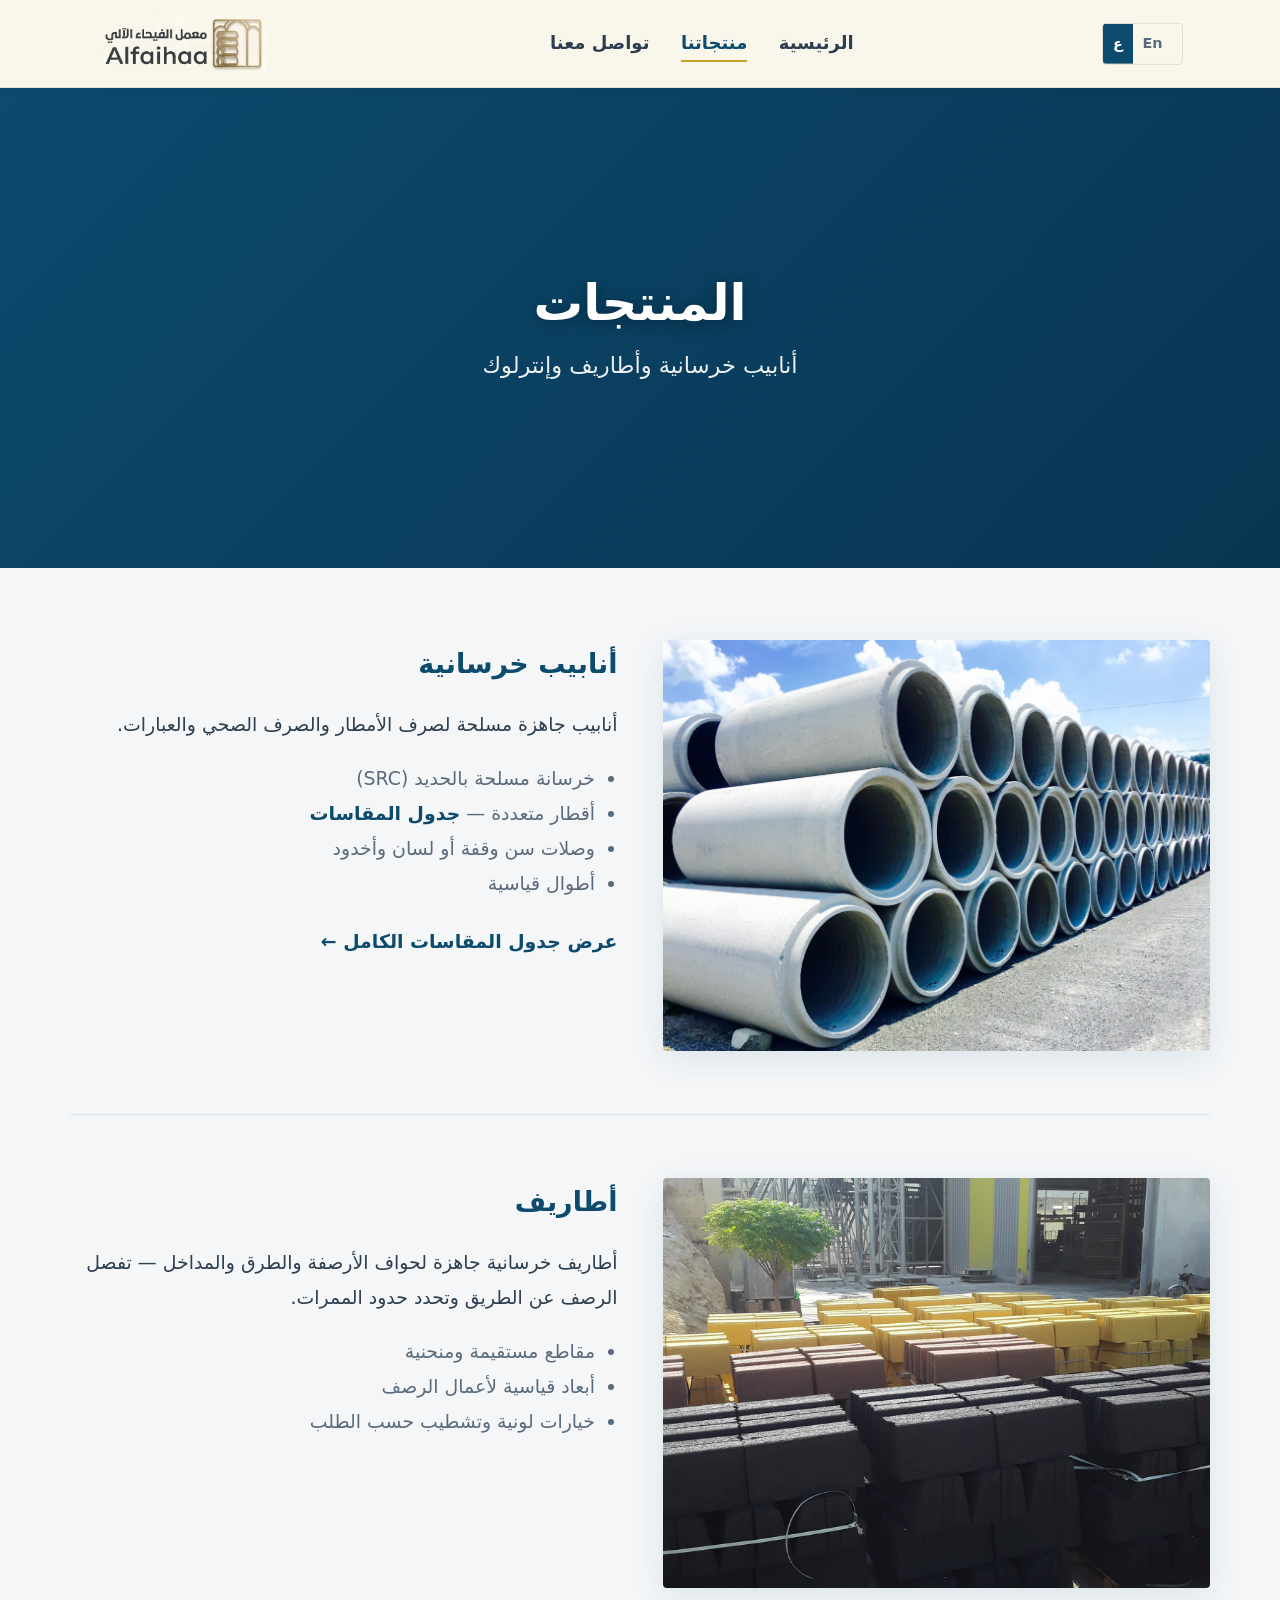
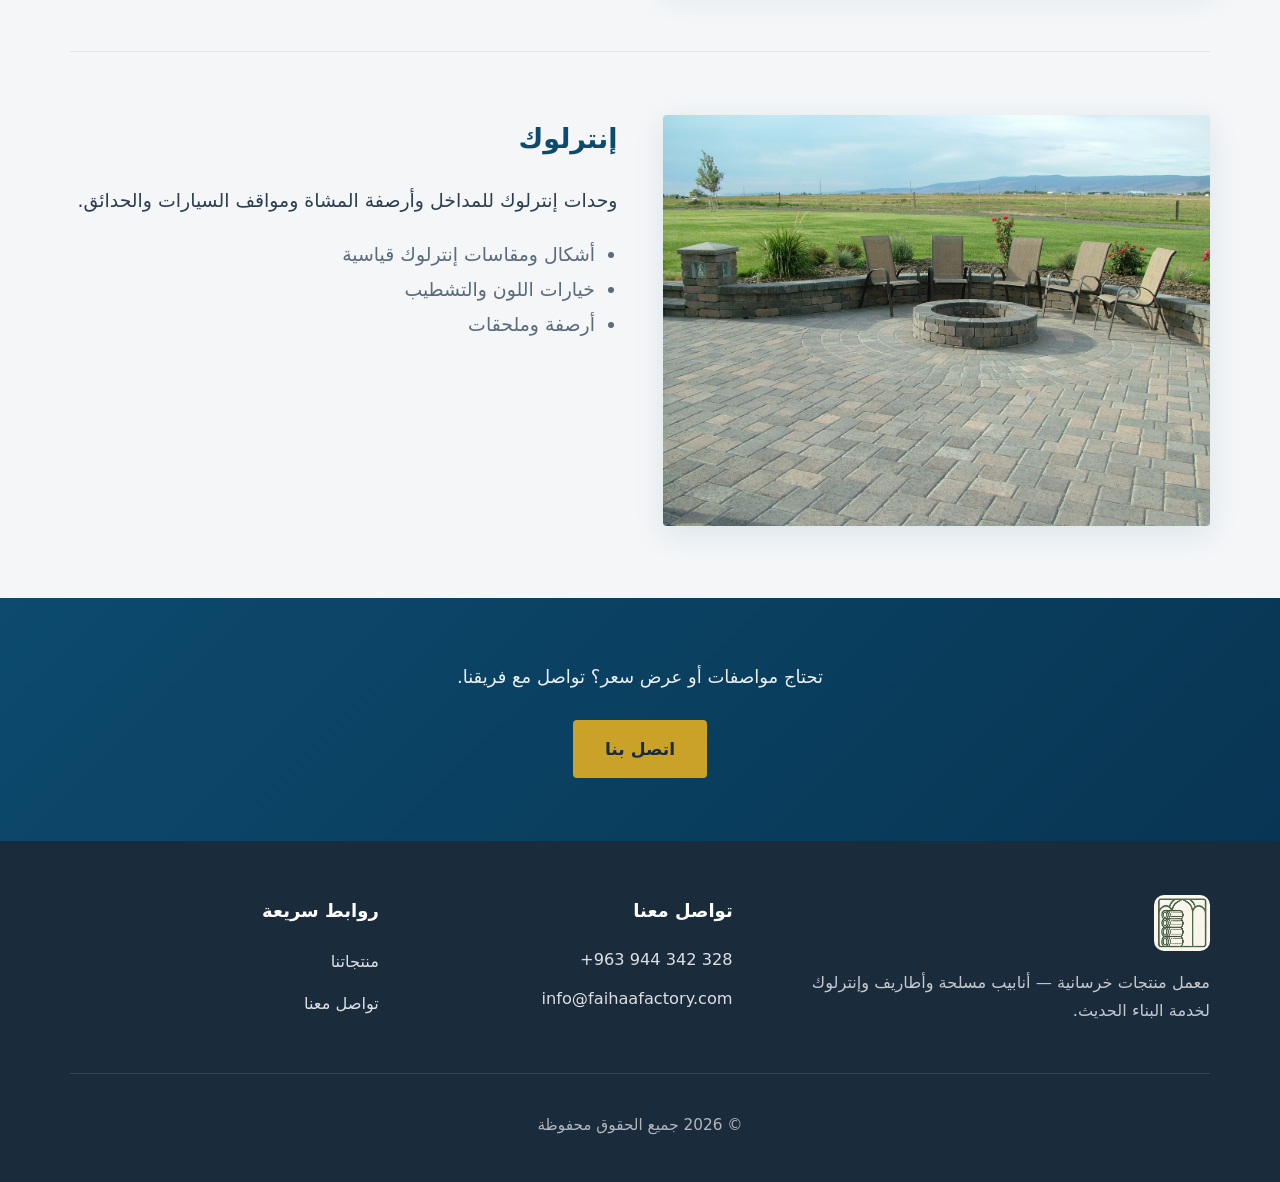
<file: products.html>
<!DOCTYPE html>
<html lang="ar" dir="rtl">
  <head>
    <meta charset="UTF-8" />
    <meta name="viewport" content="width=device-width, initial-scale=1.0" />
    <meta name="description" content="منتجات الفيحاء — أنابيب وأطاريف وإنترلوك." />
    <title>منتجاتنا | الفيحاء</title>
    <link rel="icon" href="public/logo-green.png" type="image/png" />
    <script src="js/lang-init.js"></script>
    <link rel="stylesheet" href="css/styles.css?v=7" />
  </head>
  <body class="inner-page" data-page="products">
    <header class="site-header">
      <div class="header-inner">
        <a class="brand" href="index.html">
          <img class="brand-logo brand-logo-wide" src="public/logo-wide.png" alt="شعار الفيحاء" data-i18n-alt="brand.logoAlt" onerror="this.classList.add('img-placeholder');" />
          <img class="brand-logo brand-logo-mark" src="public/logo-green.png" alt="شعار الفيحاء" data-i18n-alt="brand.logoAlt" onerror="this.classList.add('img-placeholder');" />
        </a>
        <div class="header-end">
          <nav data-i18n-aria="nav.aria">
            <ul class="site-nav">
              <li><a href="index.html" data-i18n="nav.home">الرئيسية</a></li>
              <li><a href="products.html" data-i18n="nav.products">منتجاتنا</a></li>
              <li><a href="contact.html" data-i18n="nav.contact">تواصل معنا</a></li>
            </ul>
          </nav>
        </div>
        <div class="lang-switch" role="group" data-i18n-aria="lang.aria">
          <button type="button" data-lang="ar" class="is-active" aria-pressed="true" data-i18n="lang.ar">ع</button>
          <button type="button" data-lang="en" aria-pressed="false" data-i18n="lang.en">En</button>
        </div>
      </div>
    </header>

    <main>
      <header class="page-banner">
        <div class="container">
          <h1 data-i18n="products.header.title">منتجاتنا</h1>
          <p data-i18n="products.header.lead">أنابيب خرسانية وأطاريف وإنترلوك</p>
        </div>
      </header>

      <section class="section container">
        <article id="pipes" class="product-block">
          <div class="product-image-wrap">
            <img src="public/Yard-RCP-2.jpg" alt="" data-i18n-alt="products.pipes.alt" onerror="this.classList.add('img-placeholder')" />
          </div>
          <div class="product-text">
            <h2 data-i18n="products.pipes.title">أنابيب خرسانية</h2>
            <p data-i18n="products.pipes.lead">أنابيب جاهزة مسلحة لصرف الأمطار والصرف الصحي والعبارات.</p>
            <ul>
              <li data-i18n="products.pipes.li1">خرسانة مسلحة بالحديد (SRC)</li>
              <li>
                <span data-i18n="products.pipes.li2">أقطار متعددة</span> —
                <a class="link-more" href="pipe-catalogue.html" data-i18n="products.pipes.catalogueLink">جدول المقاسات</a>
              </li>
              <li data-i18n="products.pipes.li3">وصلات سن وقفة أو لسان وأخدود</li>
              <li data-i18n="products.pipes.li4">أطوال قياسية حسب خط الإنتاج</li>
            </ul>
            <p class="product-catalogue-link">
              <a class="link-more" href="pipe-catalogue.html" data-i18n="products.pipes.viewCatalogue">عرض جدول المقاسات الكامل ←</a>
            </p>
          </div>
        </article>

        <article id="curbs" class="product-block">
          <div class="product-image-wrap">
            <img src="public/curbstone.jpg" alt="" data-i18n-alt="products.curbs.alt" onerror="this.classList.add('img-placeholder')" />
          </div>
          <div class="product-text">
            <h2 data-i18n="products.curbs.title">أطاريف</h2>
            <p data-i18n="products.curbs.lead">أطاريف خرسانية جاهزة لحواف الأرصفة والطرق والمداخل.</p>
            <ul>
              <li data-i18n="products.curbs.li1">مقاطع مستقيمة ومنحنية</li>
              <li data-i18n="products.curbs.li2">أبعاد قياسية لأعمال الرصف</li>
              <li data-i18n="products.curbs.li3">خيارات لونية وتشطيب حسب الطلب</li>
            </ul>
          </div>
        </article>

        <article id="interlock" class="product-block">
          <div class="product-image-wrap">
            <img src="public/western_interlock_inc_cover.jpg" alt="" data-i18n-alt="products.interlock.alt" onerror="this.classList.add('img-placeholder')" />
          </div>
          <div class="product-text">
            <h2 data-i18n="products.interlock.title">إنترلوك</h2>
            <p data-i18n="products.interlock.lead">وحدات إنترلوك للمداخل وأرصفة المشاة ومواقف السيارات والحدائق.</p>
            <ul>
              <li data-i18n="products.interlock.li1">أشكال ومقاسات قياسية</li>
              <li data-i18n="products.interlock.li2">خيارات اللون والتشطيب</li>
              <li data-i18n="products.interlock.li3">أرصفة وملحقات</li>
            </ul>
          </div>
        </article>
      </section>

      <section class="cta-band">
        <p data-i18n="products.cta.lead">تحتاج مواصفات أو عرض سعر؟</p>
        <a class="btn btn-primary" href="contact.html" data-i18n="products.cta.btn">تواصل معنا</a>
      </section>
    </main>

    <footer class="site-footer">
      <div class="footer-grid">
        <div class="footer-brand">
          <img class="footer-logo" src="public/logo-green.png" alt="" data-i18n-alt="brand.logoAlt" />
          <p data-i18n="footer.tagline">معمل منتجات خرسانية — أنابيب مسلحة وأطاريف وإنترلوك.</p>
        </div>
        <div class="footer-col footer-contact">
          <h4 data-i18n="footer.contactTitle">تواصل معنا</h4>
          <p><a class="phone-link phone-link-footer" href="tel:+963944342328" data-i18n="contact.phone.display">+963 944 342 328</a></p>
          <p><a href="mailto:info@faihaafactory.com">info@faihaafactory.com</a></p>
        </div>
        <div class="footer-col">
          <h4 data-i18n="footer.linksTitle">روابط سريعة</h4>
          <ul>
            <li><a href="products.html" data-i18n="nav.products">منتجاتنا</a></li>
            <li><a href="contact.html" data-i18n="nav.contact">تواصل معنا</a></li>
          </ul>
        </div>
      </div>
      <div class="footer-bottom">
        <p>&copy; <span id="year"></span> <span data-i18n="footer.rights">جميع الحقوق محفوظة</span></p>
      </div>
    </footer>

    <script src="js/i18n.js"></script>
    <script src="js/main.js"></script>
  </body>
</html>
</file>
<file: css/styles.css>
/* Alfaihaa — JDCO-inspired corporate layout */

:root {
  --color-primary: #0c4a6e;
  --color-primary-dark: #083552;
  --color-accent: #c9a227;
  --color-accent-hover: #b08e1f;
  --color-bg: #f4f6f8;
  --color-surface: #ffffff;
  --color-header: #f9f7eb;
  --color-header-border: #e5e0d4;
  --color-text: #2c3e50;
  --color-muted: #5a6b7d;
  --color-border: #dde3ea;
  --color-footer: #1a2b3c;
  --font-sans: "Segoe UI", "Noto Sans Arabic", Tahoma, system-ui, sans-serif;
  --max-width: 1140px;
  --radius: 4px;
  --shadow: 0 8px 32px rgba(12, 74, 110, 0.1);
  --text-body: 1.05rem;
}

*,
*::before,
*::after {
  box-sizing: border-box;
}

html {
  scroll-behavior: smooth;
  font-size: 18px;
}

body {
  margin: 0;
  font-family: var(--font-sans);
  font-size: 1rem;
  line-height: 1.8;
  color: var(--color-text);
  background: var(--color-bg);
}

img {
  max-width: 100%;
  height: auto;
  display: block;
}

a {
  color: var(--color-primary);
  text-decoration: none;
}

a:hover {
  color: var(--color-accent-hover);
}

/* Header — warm cream to match logo artwork */
.site-header {
  background: var(--color-header);
  border-bottom: 1px solid var(--color-header-border);
  position: sticky;
  top: 0;
  z-index: 200;
  box-shadow: 0 1px 8px rgba(42, 35, 22, 0.06);
  direction: ltr;
}

.header-inner {
  position: relative;
  max-width: var(--max-width);
  margin: 0 auto;
  padding: 0.75rem 1.5rem;
  padding-right: 5.5rem;
  display: flex;
  align-items: center;
  gap: 1.5rem;
  min-height: 4.75rem;
}

.brand {
  display: block;
  flex-shrink: 0;
  line-height: 0;
}

.brand-logo {
  display: block;
  object-fit: contain;
}

.brand-logo-wide {
  height: clamp(52px, 5vw, 60px);
  width: auto;
  max-width: min(400px, 62vw);
}

.brand-logo-mark {
  display: none;
  height: clamp(48px, 12vw, 54px);
  width: clamp(48px, 12vw, 54px);
}

.header-end {
  flex: 1;
  display: flex;
  justify-content: center;
  min-width: 0;
}

html[lang="ar"] .header-end {
  direction: rtl;
}

.site-nav {
  display: flex;
  flex-wrap: wrap;
  gap: 0.15rem 1.75rem;
  list-style: none;
  margin: 0;
  padding: 0;
}

.site-nav a {
  color: var(--color-text);
  font-size: 1rem;
  font-weight: 600;
  text-decoration: none;
  padding: 0.4rem 0;
  border-bottom: 2px solid transparent;
  transition: color 0.15s, border-color 0.15s;
}

.site-nav a:hover,
.site-nav a[aria-current="page"] {
  color: var(--color-primary);
  border-bottom-color: var(--color-accent);
}

.lang-switch {
  position: absolute;
  top: 50%;
  right: 1.5rem;
  transform: translateY(-50%);
  display: flex;
  gap: 0;
  direction: ltr;
  width: auto;
  min-width: 4.5rem;
  border: 1px solid var(--color-header-border);
  border-radius: var(--radius);
  overflow: hidden;
  z-index: 2;
  background: var(--color-header);
}

.lang-switch button {
  font: inherit;
  font-size: 0.8rem;
  font-weight: 700;
  padding: 0.4rem 0.55rem;
  border: none;
  cursor: pointer;
  background: transparent;
  color: var(--color-muted);
  transition: background 0.15s, color 0.15s;
}

.lang-switch button.is-active {
  background: var(--color-primary);
  color: #fff;
}

.lang-switch button:not(.is-active):hover {
  background: rgba(255, 255, 255, 0.55);
  color: var(--color-primary);
}

main {
  min-height: 50vh;
}

.container {
  max-width: var(--max-width);
  margin: 0 auto;
  padding: 0 1.5rem;
}

/* Hero slider */
.hero-slider {
  position: relative;
  min-height: min(72vh, 560px);
  background: var(--color-primary-dark);
  overflow: hidden;
}

.hero-slide {
  position: absolute;
  inset: 0;
  opacity: 0;
  transition: opacity 0.8s ease;
  display: flex;
  align-items: center;
  justify-content: center;
  text-align: center;
  color: #fff;
  padding: 3rem 1.5rem;
}

.hero-slide.is-active {
  opacity: 1;
  z-index: 1;
}

.hero-slide-bg {
  position: absolute;
  inset: 0;
  background-size: cover;
  background-position: center;
  transform: scale(1.02);
}

.hero-slide-bg::after {
  content: "";
  position: absolute;
  inset: 0;
  background: linear-gradient(
    to bottom,
    rgba(8, 53, 82, 0.55),
    rgba(8, 53, 82, 0.82)
  );
}

.hero-slide-inner {
  position: relative;
  z-index: 2;
  max-width: 820px;
}

.hero-slide h1 {
  margin: 0 0 0.5rem;
  font-size: clamp(1.6rem, 4.5vw, 2.75rem);
  font-weight: 700;
  line-height: 1.25;
  text-shadow: 0 2px 16px rgba(0, 0, 0, 0.35);
}

.hero-slide p {
  margin: 0;
  font-size: clamp(1rem, 2.5vw, 1.25rem);
  opacity: 0.95;
}

.hero-dots {
  position: absolute;
  bottom: 1.25rem;
  left: 50%;
  transform: translateX(-50%);
  z-index: 3;
  display: flex;
  gap: 0.5rem;
  direction: ltr;
}

.hero-dot {
  width: 10px;
  height: 10px;
  border-radius: 50%;
  border: 2px solid #fff;
  background: transparent;
  padding: 0;
  cursor: pointer;
  opacity: 0.6;
  transition: opacity 0.2s, background 0.2s;
}

.hero-dot.is-active,
.hero-dot:hover {
  opacity: 1;
  background: var(--color-accent);
  border-color: var(--color-accent);
}

/* Sections */
.section {
  padding: 4rem 0;
}

.section-alt {
  background: var(--color-surface);
}

.section-heading {
  text-align: center;
  margin-bottom: 2.5rem;
}

.section-heading h2 {
  margin: 0 0 0.5rem;
  font-size: clamp(1.4rem, 3vw, 1.85rem);
  font-weight: 700;
  color: var(--color-primary);
}

.section-heading .accent-line {
  display: block;
  width: 60px;
  height: 3px;
  background: var(--color-accent);
  margin: 0.75rem auto 0;
}

.intro-block {
  max-width: 900px;
  margin: 0 auto 1rem;
  text-align: center;
  font-size: var(--text-body);
  color: var(--color-muted);
  line-height: 1.9;
}

.intro-block:last-child {
  margin-bottom: 0;
}

/* Home — prominent phone & location */
.home-contact-strip {
  padding: 3rem 0;
  background: var(--color-surface);
  border-block: 1px solid var(--color-border);
}

.home-contact-reach-row {
  display: grid;
  grid-template-columns: repeat(auto-fit, minmax(300px, 1fr));
  gap: 1.25rem;
  max-width: 720px;
  margin: 0 auto 2.5rem;
}

.home-contact-reach-card {
  text-align: center;
  padding: 1.75rem 1.25rem;
  background: var(--color-bg);
  border: 1px solid var(--color-border);
  border-radius: var(--radius);
  box-shadow: var(--shadow);
}

.home-contact-reach-card h3 {
  margin: 0 0 1rem;
  font-size: 0.95rem;
  font-weight: 700;
  color: var(--color-primary);
}

.home-contact-reach-card .email-link {
  margin-top: 0;
  white-space: nowrap;
  word-break: normal;
  font-size: clamp(0.95rem, 2.2vw, 1.2rem);
}

.home-contact-reach-card .phone-link {
  white-space: nowrap;
  font-size: clamp(1.2rem, 3vw, 1.55rem);
}

a[href^="tel:"],
.phone-link {
  direction: ltr;
  unicode-bidi: isolate;
}

.phone-link {
  display: block;
  font-size: clamp(1.45rem, 4vw, 2.1rem);
  font-weight: 700;
  color: var(--color-primary);
  text-decoration: none;
  margin-bottom: 0.35rem;
  line-height: 1.3;
}

a[href^="tel:"]:not(.phone-link) {
  display: inline-block;
}

.phone-link:hover {
  color: var(--color-accent-hover);
  text-decoration: underline;
}

a[href^="mailto:"],
.email-link {
  direction: ltr;
  unicode-bidi: isolate;
}

.email-link {
  display: block;
  font-size: clamp(1.05rem, 2.5vw, 1.35rem);
  font-weight: 600;
  color: var(--color-primary);
  text-decoration: none;
  margin-top: 1rem;
  word-break: break-all;
}

.email-link:hover {
  color: var(--color-accent-hover);
  text-decoration: underline;
}

.phone-link-inline,
.email-link-inline {
  font-size: clamp(1.35rem, 3vw, 1.65rem);
  margin: 0;
}

.phone-link-inline {
  white-space: nowrap;
}

.email-link-inline {
  white-space: nowrap;
  word-break: normal;
}

.location-maps-block {
  max-width: 1000px;
  margin: 0 auto;
}

.location-maps-heading {
  margin: 0 0 1.25rem;
  text-align: center;
  font-size: 1.1rem;
  font-weight: 700;
  color: var(--color-primary);
}

.location-maps-grid {
  display: grid;
  grid-template-columns: repeat(2, 1fr);
  gap: 1.5rem;
}

.location-maps-grid-page {
  max-width: 1000px;
  margin: 0 auto;
}

.location-map-card {
  margin: 0;
  display: flex;
  flex-direction: column;
  background: var(--color-bg);
  border: 1px solid var(--color-border);
  border-radius: var(--radius);
  box-shadow: var(--shadow);
  overflow: hidden;
}

.location-map-label {
  display: block;
  padding: 0.65rem 1rem;
  font-size: 0.85rem;
  font-weight: 700;
  color: #fff;
  background: var(--color-primary);
  text-align: center;
}

.location-map-frame {
  padding: 0.5rem;
  background: #e8edf2;
  line-height: 0;
}

.location-map-frame img {
  width: 100%;
  height: auto;
  display: block;
  border-radius: 2px;
}

.location-map-card figcaption {
  margin: 0;
  padding: 1rem 1.1rem 1.15rem;
  font-size: 0.92rem;
  line-height: 1.65;
  color: var(--color-muted);
  text-align: center;
  flex: 1;
}

.location-section {
  margin-top: 2.5rem;
}

@media (max-width: 768px) {
  .location-maps-grid {
    grid-template-columns: 1fr;
  }
}

.mission-block {
  max-width: 900px;
  margin: 0 auto;
  text-align: center;
}

.mission-block h2 {
  margin: 0 0 1rem;
  font-size: clamp(1.35rem, 3vw, 1.75rem);
  color: var(--color-primary);
}

.mission-block p {
  margin: 0;
  color: var(--color-muted);
  font-size: 1.05rem;
  line-height: 1.9;
}

/* Values grid (قيمنا) */
.values-grid {
  display: grid;
  grid-template-columns: repeat(auto-fit, minmax(280px, 1fr));
  gap: 2rem;
}

.value-card {
  background: var(--color-surface);
  border: 1px solid var(--color-border);
  border-radius: var(--radius);
  overflow: hidden;
  box-shadow: var(--shadow);
  text-align: center;
  transition: transform 0.2s, box-shadow 0.2s;
}

.value-card:hover {
  transform: translateY(-4px);
  box-shadow: 0 12px 40px rgba(12, 74, 110, 0.14);
}

.value-card img {
  width: 100%;
  aspect-ratio: 16 / 10;
  object-fit: cover;
  background: #cbd5e1;
}

.value-card-body {
  padding: 1.5rem 1.25rem 1.75rem;
}

.value-card h3 {
  margin: 0 0 0.75rem;
  font-size: 1.15rem;
  color: var(--color-primary);
}

.value-card p {
  margin: 0;
  font-size: 0.95rem;
  color: var(--color-muted);
  line-height: 1.7;
}

/* Product feature rows */
.feature-row {
  display: grid;
  grid-template-columns: 1fr 1fr;
  gap: 3rem;
  align-items: center;
  margin-bottom: 4rem;
}

.feature-row:last-child {
  margin-bottom: 0;
}

.feature-row.reverse .feature-media {
  order: 2;
}

.feature-row.reverse .feature-text {
  order: 1;
}

.feature-media img {
  width: 100%;
  border-radius: var(--radius);
  aspect-ratio: 4 / 3;
  object-fit: cover;
  background: #cbd5e1;
  box-shadow: var(--shadow);
}

.feature-text h3 {
  margin: 0 0 0.75rem;
  font-size: 1.4rem;
  color: var(--color-primary);
}

.feature-text p {
  margin: 0 0 1rem;
  color: var(--color-muted);
}

.link-more {
  display: inline-flex;
  align-items: center;
  gap: 0.35rem;
  font-weight: 700;
  color: var(--color-primary);
  text-decoration: none;
}

.link-more:hover {
  color: var(--color-accent-hover);
  text-decoration: underline;
}

/* Product cards home */
.grid-3 {
  display: grid;
  grid-template-columns: repeat(auto-fit, minmax(280px, 1fr));
  gap: 1.75rem;
}

.card {
  background: var(--color-surface);
  border-radius: var(--radius);
  overflow: hidden;
  border: 1px solid var(--color-border);
  box-shadow: var(--shadow);
  transition: transform 0.2s;
}

.card:hover {
  transform: translateY(-3px);
}

.card-image {
  aspect-ratio: 4 / 3;
  object-fit: cover;
  width: 100%;
  background: #cbd5e1;
}

.card-body {
  padding: 1.35rem;
}

.card-body h3 {
  margin: 0 0 0.5rem;
  color: var(--color-primary);
  font-size: 1.15rem;
}

.card-body p {
  margin: 0 0 0.75rem;
  color: var(--color-muted);
  font-size: 0.95rem;
}

/* CTA band */
.cta-band {
  background: linear-gradient(135deg, var(--color-primary) 0%, var(--color-primary-dark) 100%);
  color: #fff;
  text-align: center;
  padding: 3.5rem 1.5rem;
}

.cta-band h2 {
  margin: 0 0 0.75rem;
  font-size: clamp(1.35rem, 3vw, 1.75rem);
}

.cta-band p {
  margin: 0 0 1.5rem;
  opacity: 0.92;
  max-width: 520px;
  margin-left: auto;
  margin-right: auto;
}

.btn {
  display: inline-block;
  padding: 0.75rem 1.75rem;
  font-size: 0.95rem;
  font-weight: 700;
  border-radius: var(--radius);
  text-decoration: none;
  transition: background 0.2s, transform 0.15s;
  border: none;
  cursor: pointer;
}

.btn-primary {
  background: var(--color-accent);
  color: #1a2b3c;
}

.btn-primary:hover {
  background: var(--color-accent-hover);
  text-decoration: none;
  color: #1a2b3c;
}

.btn-outline-light {
  background: transparent;
  color: #fff;
  border: 2px solid rgba(255, 255, 255, 0.85);
  margin-inline-start: 0.5rem;
}

.btn-outline-light:hover {
  background: rgba(255, 255, 255, 0.12);
  text-decoration: none;
  color: #fff;
}

/* Inner page banner — same type scale + similar height as home hero */
.page-banner {
  background: linear-gradient(135deg, var(--color-primary) 0%, var(--color-primary-dark) 100%);
  color: #fff;
  padding: 3rem 1.5rem;
  min-height: min(55vh, 480px);
  display: flex;
  align-items: center;
  justify-content: center;
  text-align: center;
}

.page-banner .container {
  width: 100%;
  max-width: 820px;
}

.page-banner h1 {
  margin: 0;
  font-size: clamp(1.6rem, 4.5vw, 2.75rem);
  font-weight: 600;
  line-height: 1.25;
  text-shadow: 0 2px 16px rgba(0, 0, 0, 0.35);
}

.page-banner p {
  margin: 0.75rem 0 0;
  font-size: clamp(1rem, 2.5vw, 1.25rem);
  opacity: 0.92;
  line-height: 1.5;
}

.section-title {
  font-size: clamp(1.4rem, 3vw, 1.85rem);
  font-weight: 700;
  margin: 0 0 0.5rem;
  color: var(--color-primary);
}

.section-lead {
  color: var(--color-muted);
  margin: 0 0 2rem;
  max-width: 900px;
  font-size: var(--text-body);
  line-height: 1.9;
}

.prose {
  max-width: 900px;
  margin-inline: auto;
  font-size: var(--text-body);
  line-height: 1.9;
}

.prose p {
  margin: 0 0 1rem;
  color: var(--color-muted);
}

.prose ul {
  margin: 0 0 1rem;
  padding-inline-start: 1.25rem;
  color: var(--color-muted);
}

.prose-centered {
  text-align: center;
}

.prose-centered ul {
  list-style-position: inside;
  padding-inline-start: 0;
}

.prose code {
  font-size: 0.9em;
  background: #e8edf2;
  padding: 0.15em 0.4em;
  border-radius: 3px;
}

.product-block {
  display: grid;
  grid-template-columns: 1fr 1fr;
  gap: 2.5rem;
  align-items: start;
  margin-bottom: 3.5rem;
  padding-bottom: 3.5rem;
  border-bottom: 1px solid var(--color-border);
}

.product-block:last-child {
  border-bottom: none;
  margin-bottom: 0;
  padding-bottom: 0;
}

.product-image-wrap img {
  border-radius: var(--radius);
  box-shadow: var(--shadow);
  width: 100%;
  aspect-ratio: 4 / 3;
  object-fit: cover;
  background: #cbd5e1;
}

.product-text h2 {
  margin: 0 0 0.75rem;
  font-size: clamp(1.35rem, 3vw, 1.5rem);
  font-weight: 700;
  color: var(--color-primary);
}

.product-text p {
  font-size: var(--text-body);
  line-height: 1.85;
}

.product-text ul {
  margin: 0;
  padding-inline-start: 1.25rem;
  color: var(--color-muted);
  font-size: var(--text-body);
  line-height: 1.85;
}

.contact-grid {
  display: grid;
  grid-template-columns: repeat(auto-fit, minmax(280px, 1fr));
  gap: 1.75rem;
}

.contact-card {
  background: var(--color-surface);
  padding: 1.75rem;
  border-radius: var(--radius);
  border: 1px solid var(--color-border);
  box-shadow: var(--shadow);
}

.contact-card h3 {
  margin: 0 0 1rem;
  color: var(--color-primary);
  font-size: 1.15rem;
  font-weight: 700;
}

.contact-card p,
.contact-card address {
  margin: 0 0 0.75rem;
  font-style: normal;
  color: var(--color-muted);
  font-size: var(--text-body);
  line-height: 1.85;
}

.map-placeholder {
  aspect-ratio: 16 / 9;
  background: #e2e8f0;
  border-radius: var(--radius);
  display: flex;
  align-items: center;
  justify-content: center;
  color: var(--color-muted);
  border: 1px dashed var(--color-border);
}

/* Footer — JDCO-style multi-column */
.site-footer {
  background: var(--color-footer);
  color: rgba(255, 255, 255, 0.88);
  padding: 3rem 1.5rem 0;
  margin-top: 0;
}

.footer-grid {
  max-width: var(--max-width);
  margin: 0 auto;
  display: grid;
  grid-template-columns: 1.4fr 1fr 1fr;
  gap: 2.5rem;
  padding-bottom: 2.5rem;
  border-bottom: 1px solid rgba(255, 255, 255, 0.12);
}

.footer-logo {
  display: block;
  height: 56px;
  width: 56px;
  margin-bottom: 1rem;
  border-radius: 10px;
}

.footer-brand p {
  margin: 0;
  font-size: 0.9rem;
  line-height: 1.7;
  opacity: 0.85;
}

.footer-col h4 {
  margin: 0 0 1rem;
  font-size: 1rem;
  color: #fff;
  font-weight: 700;
}

.footer-col ul {
  list-style: none;
  margin: 0;
  padding: 0;
}

.footer-col li {
  margin-bottom: 0.5rem;
}

.footer-col a {
  color: rgba(255, 255, 255, 0.85);
  font-size: 0.9rem;
}

.footer-col a:hover {
  color: var(--color-accent);
}

.footer-contact p {
  margin: 0 0 0.5rem;
  font-size: 0.9rem;
}

.phone-link-footer {
  display: inline-block;
  font-size: inherit;
  font-weight: inherit;
  margin: 0;
  color: rgba(255, 255, 255, 0.9);
}

.phone-link-footer:hover {
  color: var(--color-accent);
}

.footer-bottom {
  max-width: var(--max-width);
  margin: 0 auto;
  padding: 1.25rem 0 1.5rem;
  text-align: center;
  font-size: 0.85rem;
  opacity: 0.75;
}

.img-placeholder {
  background: linear-gradient(145deg, #b8c5d0, #94a3b8);
  min-height: 120px;
}

/* Pipe catalogue */
.catalogue-back {
  margin: 0 0 1rem;
  font-size: 0.95rem;
}

.catalogue-back a {
  color: rgba(255, 255, 255, 0.9);
  text-decoration: underline;
  text-underline-offset: 3px;
}

.catalogue-back a:hover {
  color: #fff;
}

.catalogue-section {
  padding-top: 2.5rem;
  padding-bottom: 2.5rem;
}

.catalogue-diagrams {
  display: grid;
  grid-template-columns: repeat(3, 1fr);
  gap: 1.5rem;
  margin-bottom: 3rem;
}

.catalogue-figure {
  margin: 0;
  text-align: center;
}

.catalogue-figure img {
  margin: 0 auto;
  max-height: 220px;
  width: auto;
  object-fit: contain;
}

.catalogue-figure figcaption {
  margin-top: 0.75rem;
  font-size: 0.95rem;
  font-weight: 700;
  color: var(--color-text);
  text-decoration: underline;
  text-underline-offset: 4px;
}

.catalogue-table-heading {
  margin: 0 0 1.25rem;
  font-size: 1.35rem;
  color: var(--color-primary);
  text-align: center;
}

.catalogue-table-wrap {
  background: var(--color-surface);
  border: 1px solid var(--color-border);
  border-radius: var(--radius);
  padding: 1.75rem 1.5rem;
  box-shadow: var(--shadow);
}

.catalogue-table-scroll {
  overflow-x: auto;
  -webkit-overflow-scrolling: touch;
}

.catalogue-table {
  width: 100%;
  max-width: 520px;
  margin: 0 auto;
  min-width: 0;
  border-collapse: collapse;
  font-size: 0.95rem;
  direction: ltr;
  text-align: center;
}

.catalogue-table th,
.catalogue-table td {
  padding: 0.55rem 0.65rem;
  border: 1px solid var(--color-border);
}

.catalogue-table thead th {
  background: var(--color-primary);
  color: #fff;
  font-weight: 600;
  font-size: 0.85rem;
  line-height: 1.35;
}

.catalogue-table tbody tr:nth-child(even) {
  background: #f8fafb;
}

.catalogue-note {
  margin: 1.25rem 0 0;
  font-size: 0.9rem;
  color: var(--color-muted);
  text-align: center;
}

.product-catalogue-link {
  margin: 1.25rem 0 0;
}

@media (max-width: 900px) {
  .footer-grid {
    grid-template-columns: 1fr;
    gap: 2rem;
  }

  .feature-row,
  .feature-row.reverse .feature-media,
  .feature-row.reverse .feature-text {
    grid-template-columns: 1fr;
  }

  .feature-row.reverse .feature-media,
  .feature-row.reverse .feature-text {
    order: unset;
  }

  .product-block {
    grid-template-columns: 1fr;
  }

  .catalogue-diagrams {
    grid-template-columns: 1fr;
    max-width: 360px;
    margin-left: auto;
    margin-right: auto;
  }
}

@media (max-width: 768px) {
  .header-inner {
    flex-wrap: wrap;
    padding-right: 1.5rem;
    row-gap: 0.5rem;
  }

  .lang-switch {
    top: 0.85rem;
    transform: none;
  }

  .brand-logo-wide {
    display: none;
  }

  .brand-logo-mark {
    display: block;
  }

  .header-end {
    flex: 1 1 100%;
    justify-content: flex-start;
  }

  .hero-slider {
    min-height: 420px;
  }
}
</file>
